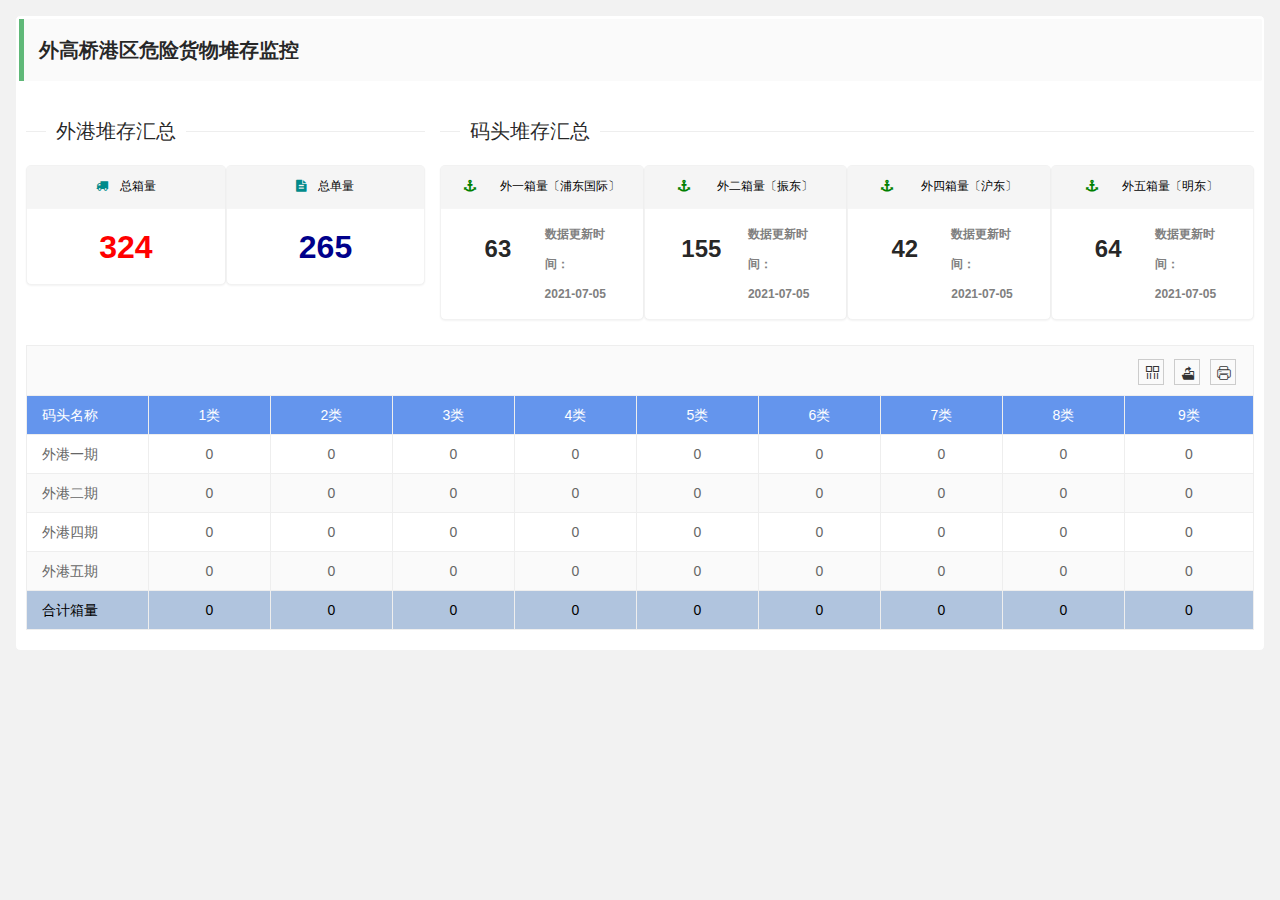
<file: templates/1-1-1.html>
<!DOCTYPE html>
<html>

<head>
    <meta charset="utf-8">
    <title>外港堆存</title>
    <meta name="renderer" content="webkit">
    <meta http-equiv="X-UA-Compatible" content="IE=edge,chrome=1">
    <meta name="viewport" content="width=device-width, initial-scale=1, maximum-scale=1">
    <link rel="stylesheet" href="/static/layuimini/lib/layui-v2.6.3/css/layui.css" media="all">
    <link rel="stylesheet" href="/static/layuimini/lib/font-awesome-4.7.0/css/font-awesome.min.css" media="all">
    <link rel="stylesheet" href="/static/layuimini/css/public.css" media="all">
    <style>
        .layui-card {
            border: 1px solid #f2f2f2;
            border-radius: 5px;
        }

        .card-head {
            line-height: 40px;
            font-size: 12px;
            text-align: center;
        }

        .head_total {
            color: black;
            background-color: whitesmoke;
        }

        .head_port {
            color: black;
            background-color: whitesmoke;
        }

        .card-number {
            line-height: 60px;
            font-weight: bolder;
            text-align: center;
        }

        .num_total1 {
            font-size: 32px;
            color: red;
        }

        .num_total2 {
            font-size: 32px;
            color: darkblue;
        }

        .num_port {
            font-size: 24px;
        }

        .icon_port {
            color: green;
        }

        .icon_total {
        {#color: #2C3E50;#} color: darkcyan;
        }

        .update-tips {
            line-height: 30px;
            font-size: 12px;
            text-align: left;
            color: gray;
        }
    </style>
</head>

<body>
<div class="layuimini-container">
    <div class="layuimini-main">
        <div class="layui-row layui-col-space15">
            <blockquote class="layui-elem-quote" style="font-size:20px;font-weight:bold;">外高桥港区危险货物堆存监控</blockquote>
            <div class="layui-col-md4">
                <fieldset class="layui-elem-field layui-field-title" style="margin-top: 20px;">
                    <legend>外港堆存汇总</legend>
                </fieldset>
                <div class="layui-col-md6">
                    <div class="layui-card top-panel">
                        <div class="layui-card-header card-head head_total"><i class="fa fa-truck icon_total"></i>&emsp;总箱量
                        </div>
                        <div class="layui-card-body">
                            <div class="layui-row layui-col-space5 card-number  num_total1">
                                324
                            </div>
                        </div>
                    </div>
                </div>
                <div class="layui-col-md6">
                    <div class="layui-card top-panel">
                        <div class="layui-card-header card-head head_total"><i class="fa fa-file-text icon_total"></i>&emsp;总单量
                        </div>
                        <div class="layui-card-body">
                            <div class="layui-row layui-col-space5 card-number num_total2">
                                265
                            </div>
                        </div>
                    </div>
                </div>
            </div>

            <div class="layui-col-md8">
                <fieldset class="layui-elem-field layui-field-title" style="margin-top: 20px;">
                    <legend>码头堆存汇总</legend>
                </fieldset>
                <div class="layui-col-md3">
                    <div class="layui-card top-panel">
                        <div class="layui-card-header card-head head_port"><i class="fa fa-anchor icon_port"></i>&emsp;&emsp;外一箱量〔浦东国际〕
                        </div>
                        <div class="layui-card-body">
                            <div class="layui-row layui-col-space5 card-number num_port">
                                <div class="layui-col-md6">
                                    63
                                </div>
                                <div class="layui-col-md6 update-tips">
                                    <div>数据更新时间：</div>
                                    <div>2021-07-05</div>
                                </div>
                            </div>
                        </div>
                    </div>
                </div>
                <div class="layui-col-md3">
                    <div class="layui-card top-panel">
                        <div class="layui-card-header card-head head_port"><i class="fa fa-anchor icon_port"></i>&emsp;&emsp;
                            外二箱量〔振东〕
                        </div>
                        <div class="layui-card-body">
                            <div class="layui-row layui-col-space5 card-number num_port">
                                <div class="layui-col-md6">
                                    155
                                </div>
                                <div class="layui-col-md6 update-tips">
                                    <div>数据更新时间：</div>
                                    <div>2021-07-05</div>
                                </div>
                            </div>
                        </div>
                    </div>
                </div>
                <div class="layui-col-md3">
                    <div class="layui-card top-panel">
                        <div class="layui-card-header card-head head_port"><i class="fa fa-anchor icon_port"></i>&emsp;&emsp;
                            外四箱量〔沪东〕
                        </div>
                        <div class="layui-card-body">
                            <div class="layui-row layui-col-space5 card-number num_port">
                                <div class="layui-col-md6">
                                    42
                                </div>
                                <div class="layui-col-md6 update-tips">
                                    <div>数据更新时间：</div>
                                    <div>2021-07-05</div>
                                </div>
                            </div>
                        </div>
                    </div>
                </div>
                <div class="layui-col-md3">
                    <div class="layui-card top-panel">
                        <div class="layui-card-header card-head head_port"><i class="fa fa-anchor icon_port"></i>&emsp;&emsp;外五箱量〔明东〕
                        </div>
                        <div class="layui-card-body">
                            <div class="layui-row layui-col-space5 card-number num_port">
                                <div class="layui-col-md6">
                                    64
                                </div>
                                <div class="layui-col-md6 update-tips">
                                    <div>数据更新时间：</div>
                                    <div>2021-07-05</div>
                                </div>
                            </div>
                        </div>
                    </div>
                </div>
            </div>
        </div>
        <div class="layui-row layui-col-space15">
            <div class="layui-col-md12">
                <div id="table1" style="width: 100%;"></div>
            </div>
        </div>
    </div>
</div>
<script src="/static/layuimini/lib/layui-v2.6.3/layui.js" charset="utf-8"></script>
<script src="/static/layuimini/js/lay-config.js?v=1.0.4" charset="utf-8"></script>

<script>
    layui.use(['jquery', 'table', 'layer'], function () {
        var $ = layui.jquery,
            table = layui.table,
            layer = layui.layer;


        // 渲染表格
        table.render({
            elem: '#table1',
            url: '/static/data/dglist.json',
            cols: [[
                {
                    field: '码头名称',
                    title: '码头名称',
                    totalRowText: '合计箱量'
                },
                {
                    field: '1',
                    title: '1类',
                    totalRow: true,
                    align: 'center'
                },
                {
                    field: '2',
                    title: '2类',
                    totalRow: true,
                    align: 'center'
                },
                {
                    field: '3',
                    title: '3类',
                    totalRow: true,
                    align: 'center'
                },
                {
                    field: '4',
                    title: '4类',
                    totalRow: true,
                    align: 'center'
                },
                {
                    field: '5',
                    title: '5类',
                    totalRow: true,
                    align: 'center'
                },
                {
                    field: '6',
                    title: '6类',
                    totalRow: true,
                    align: 'center'
                },
                {
                    field: '7',
                    title: '7类',
                    totalRow: true,
                    align: 'center'
                },
                {
                    field: '8',
                    title: '8类',
                    totalRow: true,
                    align: 'center'
                },
                {
                    field: '9',
                    title: '9类',
                    totalRow: true,
                    align: 'center'
                }
            ]],
            cellMinWidth: 100,
            toolbar: true,
            totalRow: true,
            even: true,
            title: '危化品堆存分类统计表',
            done: function (res, curr, count) {
                //设置行首颜色
                $('th').css({'background-color': '#6495ed', 'color': 'white', 'font_weight': 'bold'});//设置th颜色
                //设置行末颜色
                $('.layui-table-total table td').css({'background-color': '#b0c4de', 'color': 'black'});
            }
        });


        return false;
    });
</script>

</body>

</html>
</file>
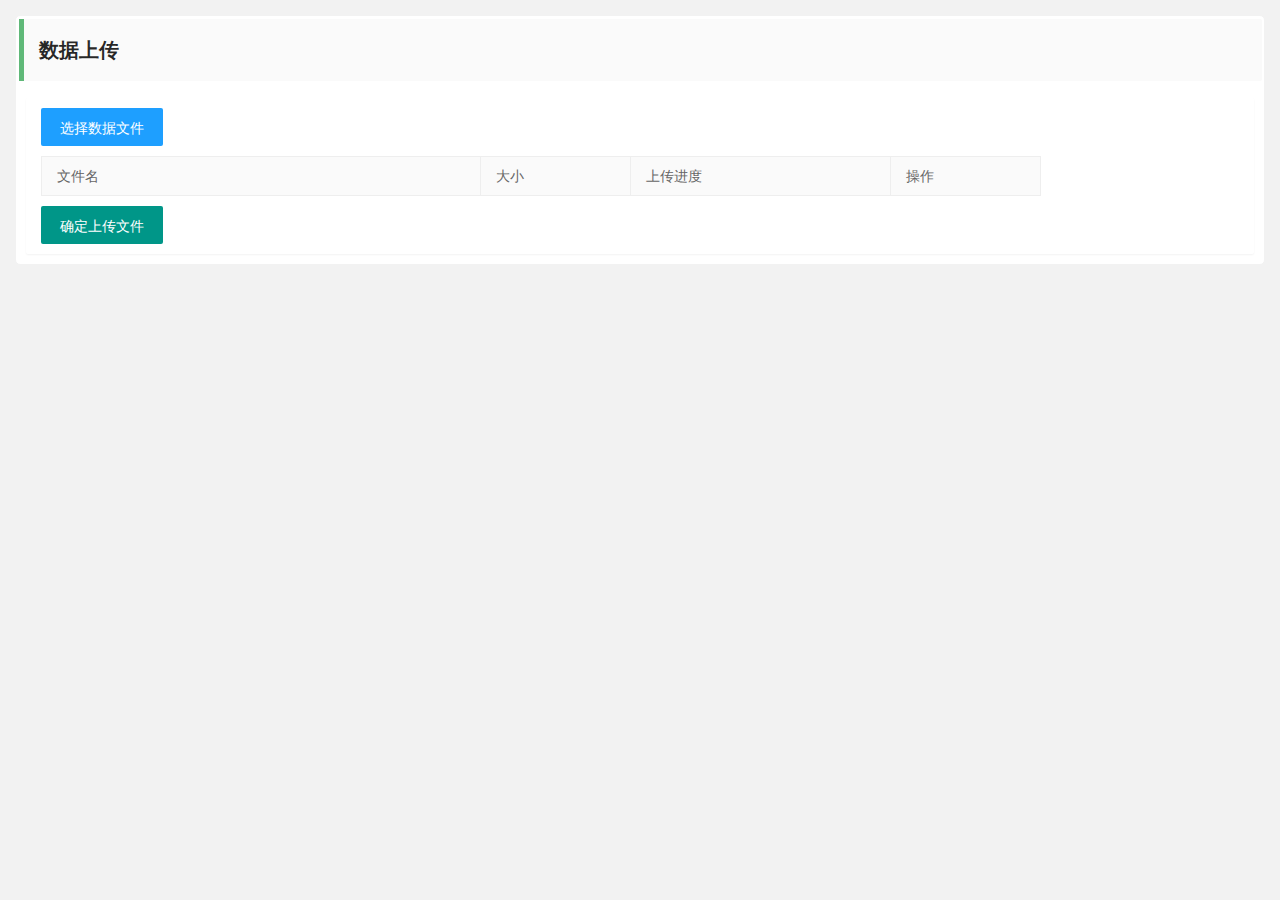
<file: templates/4-4-1.html>
<!DOCTYPE html>
<html>

<head>
    <meta charset="utf-8">
    <title>系统说明</title>
    <meta name="renderer" content="webkit">
    <meta http-equiv="X-UA-Compatible" content="IE=edge,chrome=1">
    <meta name="viewport" content="width=device-width, initial-scale=1, maximum-scale=1">
    <link rel="stylesheet" href="/static/layuimini/lib/layui-v2.6.3/css/layui.css" media="all">
    <link rel="stylesheet" href="/static/layuimini/lib/font-awesome-4.7.0/css/font-awesome.min.css" media="all">
    <link rel="stylesheet" href="/static/layuimini/css/public.css" media="all">
</head>

<body>
<div class="layuimini-container">
    <div class="layuimini-main">
        <div class="layui-row layui-col-space15">
            <blockquote class="layui-elem-quote" style="font-size:20px;font-weight:bold;">数据上传
            </blockquote>
            <div class="layui-col-md12">
                <div class="layui-card">
                    <div class="layui-card-body">
                        <div class="layui-upload">
                            <button type="button" class="layui-btn layui-btn-normal" id="testList">选择数据文件</button>
                            <div class="layui-upload-list" style="max-width: 1000px;">
                                <table class="layui-table">
                                    <colgroup>
                                        <col>
                                        <col width="150">
                                        <col width="260">
                                        <col width="150">
                                    </colgroup>
                                    <thead>
                                    <tr>
                                        <th>文件名</th>
                                        <th>大小</th>
                                        <th>上传进度</th>
                                        <th>操作</th>
                                    </tr>
                                    </thead>
                                    <tbody id="demoList"></tbody>
                                </table>
                            </div>
                            <button type="button" class="layui-btn" id="testListAction">确定上传文件</button>
                        </div>
                    </div>
                </div>
            </div>
        </div>
    </div>
</div>
<script src="/static/layui/layui.js" charset="utf-8"></script>
<script src="/static/layuimini/js/lay-config.js?v=1.0.4" charset="utf-8"></script>
<script>
    layui.use(['upload', 'element', 'layer'], function () {
        var $ = layui.jquery
            , upload = layui.upload
            , element = layui.element
            , layer = layui.layer;

        //演示多文件列表
        var uploadListIns = upload.render({
            elem: '#testList'
            , elemList: $('#demoList') //列表元素对象
            , url: 'https://httpbin.org/post'
            , accept: 'file'
            , multiple: true
            , number: 3
            , auto: false
            , bindAction: '#testListAction'
            , choose: function (obj) {
                var that = this;
                var files = this.files = obj.pushFile(); //将每次选择的文件追加到文件队列
                //读取本地文件
                obj.preview(function (index, file, result) {
                    var tr = $(['<tr id="upload-' + index + '">'
                        , '<td>' + file.name + '</td>'
                        , '<td>' + (file.size / 1014).toFixed(1) + 'kb</td>'
                        , '<td><div class="layui-progress" lay-filter="progress-demo-' + index + '"><div class="layui-progress-bar" lay-percent=""></div></div></td>'
                        , '<td>'
                        , '<button class="layui-btn layui-btn-xs demo-reload layui-hide">重传</button>'
                        , '<button class="layui-btn layui-btn-xs layui-btn-danger demo-delete">删除</button>'
                        , '</td>'
                        , '</tr>'].join(''));

                    //单个重传
                    tr.find('.demo-reload').on('click', function () {
                        obj.upload(index, file);
                    });

                    //删除
                    tr.find('.demo-delete').on('click', function () {
                        delete files[index]; //删除对应的文件
                        tr.remove();
                        uploadListIns.config.elem.next()[0].value = ''; //清空 input file 值，以免删除后出现同名文件不可选
                    });

                    that.elemList.append(tr);
                    element.render('progress'); //渲染新加的进度条组件
                });
            }
            , done: function (res, index, upload) { //成功的回调
                var that = this;
                //if(res.code == 0){ //上传成功
                var tr = that.elemList.find('tr#upload-' + index)
                    , tds = tr.children();
                tds.eq(3).html(''); //清空操作
                delete this.files[index]; //删除文件队列已经上传成功的文件
                return;
                //}
                this.error(index, upload);
            }
            , allDone: function (obj) { //多文件上传完毕后的状态回调
                console.log(obj)
            }
            , error: function (index, upload) { //错误回调
                var that = this;
                var tr = that.elemList.find('tr#upload-' + index)
                    , tds = tr.children();
                tds.eq(3).find('.demo-reload').removeClass('layui-hide'); //显示重传
            }
            , progress: function (n, elem, e, index) { //注意：index 参数为 layui 2.6.6 新增
                element.progress('progress-demo-' + index, n + '%'); //执行进度条。n 即为返回的进度百分比
            }
        });
    });
</script>

</body>

</html>
</file>
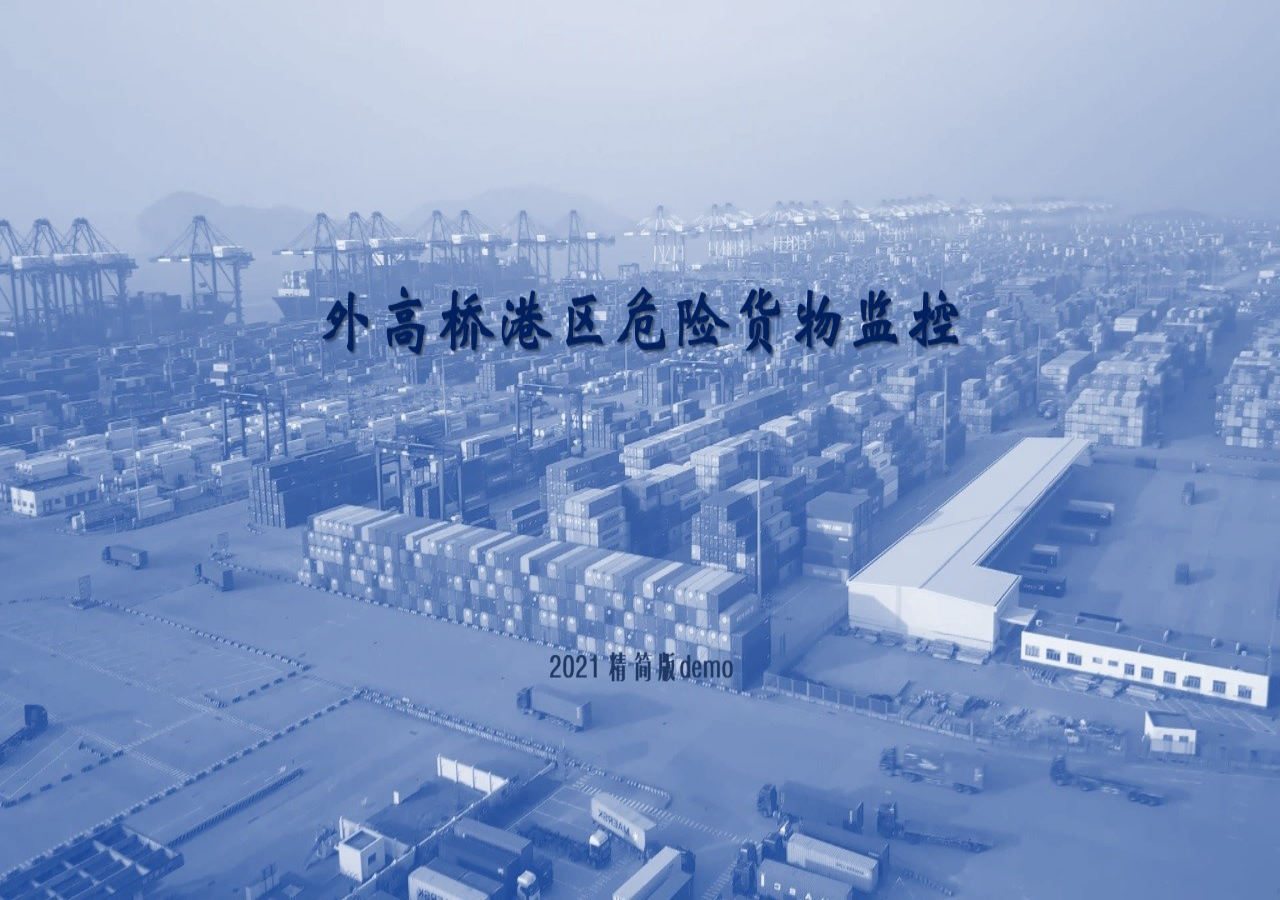
<file: templates/home.html>
<!DOCTYPE html>
<html>
<head>
    <meta charset="utf-8">
    <title>首页</title>
    <meta name="renderer" content="webkit">
    <meta http-equiv="X-UA-Compatible" content="IE=edge,chrome=1">
    <meta name="viewport" content="width=device-width, initial-scale=1, maximum-scale=1">
    <style>
        html, body {
            height: 100%;
            width: 100%;
            margin: 0;
        }
        body {
            background: url('/static/images/home.jpg') center center no-repeat;
            background-size: cover;
            background-size: 100% 100%;
        }
    </style>
</head>
<body>
</body>
</html>
</file>
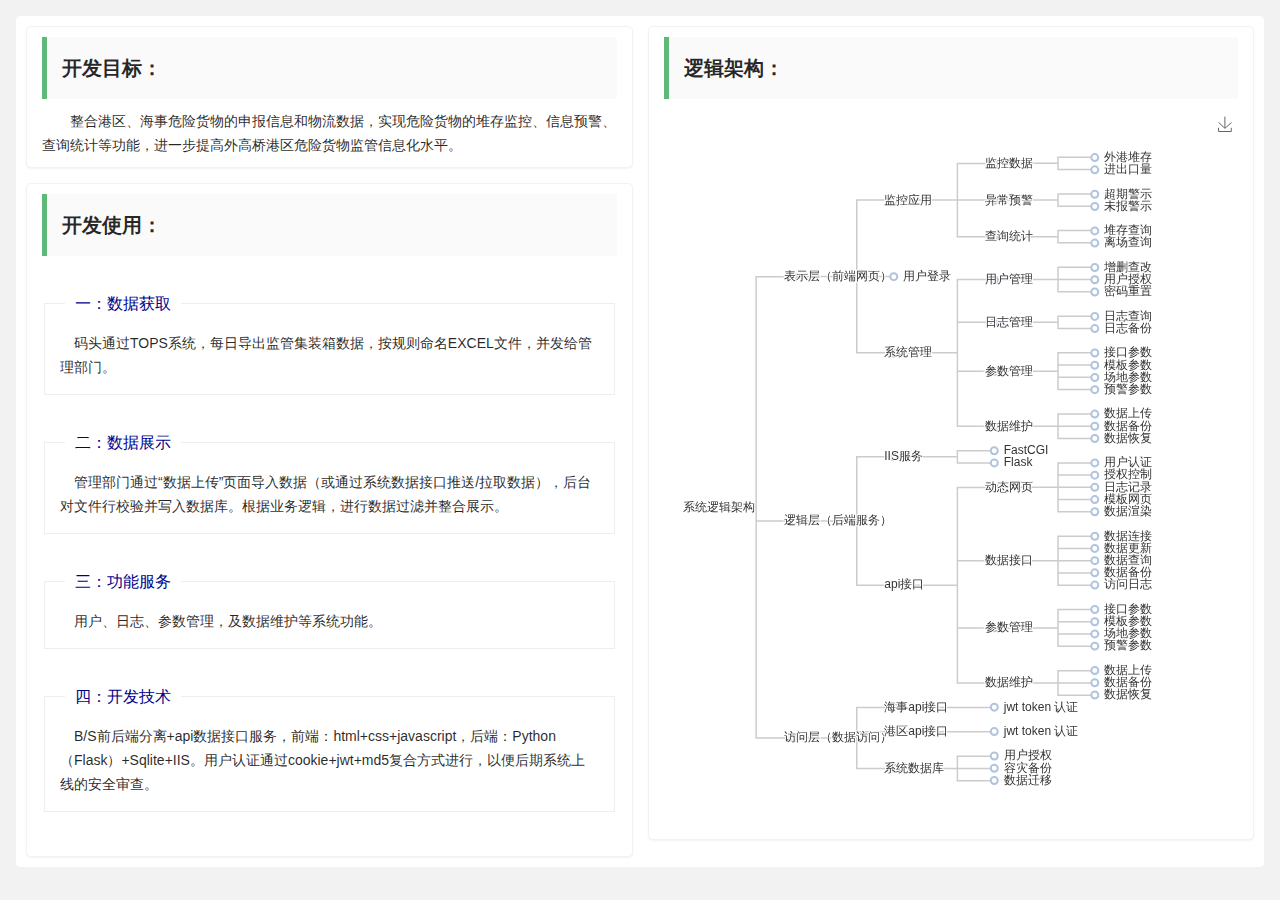
<file: templates/intro.html>
<!DOCTYPE html>
<html>

<head>
    <meta charset="utf-8">
    <title>系统说明</title>
    <meta name="renderer" content="webkit">
    <meta http-equiv="X-UA-Compatible" content="IE=edge,chrome=1">
    <meta name="viewport" content="width=device-width, initial-scale=1, maximum-scale=1">
    <link rel="stylesheet" href="/static/layuimini/lib/layui-v2.6.3/css/layui.css" media="all">
    <link rel="stylesheet" href="/static/layuimini/lib/font-awesome-4.7.0/css/font-awesome.min.css" media="all">
    <link rel="stylesheet" href="/static/layuimini/css/public.css" media="all">
    <style>
        .layui-card {
            border: 1px solid #f2f2f2;
            border-radius: 5px;
        }

        .icon {
            margin-right: 10px;
            color: #1aa094;
        }

        .icon-cray {
            color: #ffb800 !important;
        }

        .icon-blue {
            color: #1e9fff !important;
        }

        .icon-tip {
            color: #ff5722 !important;
        }

        .layuimini-qiuck-module {
            text-align: center;
            margin-top: 10px
        }

        .layuimini-qiuck-module a i {
            display: inline-block;
            width: 100%;
            height: 60px;
            line-height: 60px;
            text-align: center;
            border-radius: 2px;
            font-size: 30px;
            background-color: #F8F8F8;
            color: #333;
            transition: all .3s;
            -webkit-transition: all .3s;
        }

        .layuimini-qiuck-module a cite {
            position: relative;
            top: 2px;
            display: block;
            color: #666;
            text-overflow: ellipsis;
            overflow: hidden;
            white-space: nowrap;
            font-size: 14px;
        }

        .welcome-module {
            width: 100%;
            height: 210px;
        }

        .panel {
            background-color: #fff;
            border: 1px solid transparent;
            border-radius: 3px;
            -webkit-box-shadow: 0 1px 1px rgba(0, 0, 0, .05);
            box-shadow: 0 1px 1px rgba(0, 0, 0, .05)
        }

        .panel-body {
            padding: 10px
        }

        .panel-title {
            margin-top: 0;
            margin-bottom: 0;
            font-size: 12px;
            color: inherit
        }

        .label {
            display: inline;
            padding: .2em .6em .3em;
            font-size: 75%;
            font-weight: 700;
            line-height: 1;
            color: #fff;
            text-align: center;
            white-space: nowrap;
            vertical-align: baseline;
            border-radius: .25em;
            margin-top: .3em;
        }

        .layui-red {
            color: red
        }

        .main_btn > p {
            height: 40px;
        }

        .layui-bg-number {
            background-color: #F8F8F8;
        }

        .layuimini-notice:hover {
            background: #f6f6f6;
        }

        .layuimini-notice {
            padding: 7px 16px;
            clear: both;
            font-size: 12px !important;
            cursor: pointer;
            position: relative;
            transition: background 0.2s ease-in-out;
        }

        .layuimini-notice-title,
        .layuimini-notice-label {
            padding-right: 70px !important;
            text-overflow: ellipsis !important;
            overflow: hidden !important;
            white-space: nowrap !important;
        }

        .layuimini-notice-title {
            line-height: 28px;
            font-size: 14px;
        }

        .layuimini-notice-extra {
            position: absolute;
            top: 50%;
            margin-top: -8px;
            right: 16px;
            display: inline-block;
            height: 16px;
            color: #999;
        }
    </style>
</head>

<body>
<div class="layuimini-container">
    <div class="layuimini-main">
        <div class="layui-row layui-col-space15">
            <div class="layui-col-md6">
                <div class="layui-card">
                    <div class="layui-card-body">
                        <blockquote class="layui-elem-quote" style="font-size:20px;font-weight:bold;">开发目标：
                        </blockquote>
                        &emsp;&emsp;整合港区、海事危险货物的申报信息和物流数据，实现危险货物的堆存监控、信息预警、查询统计等功能，进一步提高外高桥港区危险货物监管信息化水平。
                    </div>
                </div>
                <div class="layui-card">
                    <div class="layui-card-body">
                        <blockquote class="layui-elem-quote" style="font-size:20px;font-weight:bold;">开发使用：
                        </blockquote>
                        <br/>

                        <fieldset class="layui-elem-field">
                            <legend><b><span style="font-size:16px;color:darkblue">一：数据获取</span></b>
                            </legend>
                            <div class="layui-field-box">
                                &emsp;码头通过TOPS系统，每日导出监管集装箱数据，按规则命名EXCEL文件，并发给管理部门。
                            </div>
                        </fieldset>
                        <br/>

                        <fieldset class="layui-elem-field">
                            <legend><b><span style="font-size:16px;color:darkblue">二：数据展示</span></b>
                            </legend>
                            <div class="layui-field-box">
                                &emsp;管理部门通过“数据上传”页面导入数据（或通过系统数据接口推送/拉取数据），后台对文件行校验并写入数据库。根据业务逻辑，进行数据过滤并整合展示。
                            </div>
                        </fieldset>
                        <br/>

                        <fieldset class="layui-elem-field">
                            <legend><b><span style="font-size:16px;color:darkblue">三：功能服务</span></b>
                            </legend>
                            <div class="layui-field-box">
                                &emsp;用户、日志、参数管理，及数据维护等系统功能。
                            </div>
                        </fieldset>
                        <br/>

                        <fieldset class="layui-elem-field">
                            <legend><b><span style="font-size:16px;color:darkblue">四：开发技术</span></b>
                            </legend>
                            <div class="layui-field-box">
                                &emsp;B/S前后端分离+api数据接口服务，前端：html+css+javascript，后端：Python（Flask）+Sqlite+IIS。用户认证通过cookie+jwt+md5复合方式进行，以便后期系统上线的安全审查。
                            </div>
                        </fieldset>
                        <br/>

                    </div>
                </div>
            </div>
            <div class="layui-col-md6">
                <div class="layui-card">
                    <div class="layui-card-body">
                        <blockquote class="layui-elem-quote" style="font-size:20px;font-weight:bold;">逻辑架构：
                        </blockquote>
                        <div id="main" style="width: 100%;min-height:720px"></div>
                    </div>
                </div>
            </div>
        </div>
    </div>
</div>
<script src="/static/layuimini/lib/layui-v2.6.3/layui.js" charset="utf-8"></script>
<script src="/static/layuimini/js/lay-config.js?v=1.0.4" charset="utf-8"></script>

<script src="/static/js/echarts.min.js"></script>
<script>
    // 基于准备好的dom，初始化echarts实例
    //var myChart = echarts.init(document.getElementById('main'));
    var chartDom = document.getElementById('main');
    var myChart = echarts.init(chartDom);
    var option;

    myChart.showLoading();

    var mydata = {
            "name": "系统逻辑架构",
            "children": [
                {
                    "name": "表示层（前端网页）",
                    "children": [
                        {
                            "name": "监控应用",
                            "children": [
                                {
                                    "name": "监控数据",
                                    "children": [
                                        {"name": "外港堆存"},
                                        {"name": "进出口量"}
                                    ]
                                },
                                {
                                    "name": "异常预警",
                                    "children": [
                                        {"name": "超期警示"},
                                        {"name": "未报警示"}
                                    ]
                                },
                                {
                                    "name": "查询统计",
                                    "children": [
                                        {"name": "堆存查询"},
                                        {"name": "离场查询"}
                                    ]
                                }
                            ]
                        },
                        {"name": "用户登录"},
                        {
                            "name": "系统管理",
                            "children": [
                                {
                                    "name": "用户管理",
                                    "children": [
                                        {"name": "增删查改"},
                                        {"name": "用户授权"},
                                        {"name": "密码重置"}
                                    ]
                                },
                                {
                                    "name": "日志管理",
                                    "children": [
                                        {"name": "日志查询"},
                                        {"name": "日志备份"}
                                    ]
                                },
                                {
                                    "name": "参数管理",
                                    "children": [
                                        {"name": "接口参数"},
                                        {"name": "模板参数"},
                                        {"name": "场地参数"},
                                        {"name": "预警参数"}
                                    ]
                                },
                                {
                                    "name": "数据维护",
                                    "children": [
                                        {"name": "数据上传"},
                                        {"name": "数据备份"},
                                        {"name": "数据恢复"}
                                    ]
                                }
                            ]
                        },
                    ]
                },
                {
                    "name": "逻辑层（后端服务）",
                    "children": [
                        {
                            "name": "IIS服务",
                            "children": [
                                {"name": "FastCGI"},
                                {"name": "Flask"}
                            ]
                        },
                        {
                            "name": "api接口",
                            "children": [
                                {
                                    "name": "动态网页",
                                    "children": [
                                        {"name": "用户认证"},
                                        {"name": "授权控制"},
                                        {"name": "日志记录"},
                                        {"name": "模板网页"},
                                        {"name": "数据渲染"}
                                    ]
                                },
                                {
                                    "name": "数据接口",
                                    "children": [
                                        {"name": "数据连接"},
                                        {"name": "数据更新"},
                                        {"name": "数据查询"},
                                        {"name": "数据备份"},
                                        {"name": "访问日志"}
                                    ]
                                },
                                {
                                    "name": "参数管理",
                                    "children": [
                                        {"name": "接口参数"},
                                        {"name": "模板参数"},
                                        {"name": "场地参数"},
                                        {"name": "预警参数"}
                                    ]
                                },
                                {
                                    "name": "数据维护",
                                    "children": [
                                        {"name": "数据上传"},
                                        {"name": "数据备份"},
                                        {"name": "数据恢复"}
                                    ]
                                }
                            ]
                        },
                    ]
                },
                {
                    "name": "访问层（数据访问）",
                    "children": [
                        {
                            "name": "海事api接口",
                            "children": [
                                {
                                    "name": "jwt token 认证"
                                }
                            ]
                        },
                        {
                            "name": "港区api接口",
                            "children": [
                                {
                                    "name": "jwt token 认证"
                                }
                            ]
                        },
                        {
                            "name": "系统数据库",
                            "children": [
                                {"name": "用户授权"},
                                {"name": "容灾备份"},
                                {"name": "数据迁移"}
                            ]
                        }
                    ]
                }
            ]
        }
    ;

    myChart.hideLoading();

    option = {

        tooltip: {
            show: false,
            trigger: 'item',
            triggerOn: 'mousemove'
        },
        legend: {
            top: '2%',
            left: '3%',
            orient: 'vertical',
            data: [{
                name: 'tree',
                icon: 'rectangle'
            }],
            borderColor: '#c23531'
        },
        toolbox: {
            feature: {
                saveAsImage: {}
            }
        },
        series: [
            {
                initialTreeDepth: 4,
                type: 'tree',
                name: 'tree1',
                edgeShape: 'polyline',
                edgeForkPosition: '63%',
                data: [mydata],
                top: '5%',
                left: '5%',
                bottom: '5%',
                right: '25%',
                symbolSize: 7,

                label: {
                    position: 'left',
                    verticalAlign: 'middle',
                    align: 'left'
                },

                leaves: {
                    label: {
                        position: 'right',
                        verticalAlign: 'middle',
                        align: 'left'
                    }
                },

                emphasis: {
                    focus: 'descendant'
                },

                expandAndCollapse: true,

                animationDuration: 550,
                animationDurationUpdate: 750

            }
        ]
    };

    myChart.setOption(option);
    option && myChart.setOption(option);

    //mobile移动端取消工具栏
    if (/Android|webOS|iPhone|iPad|iPod|BlackBerry/i.test(navigator.userAgent)) {
        option.toolbox = {};
    }

    // 使用刚指定的配置项和数据显示图表。
    myChart.setOption(option);

    //echarts 窗口缩放自适应
    window.onresize = myChart.resize;
</script>

</body>

</html>
</file>
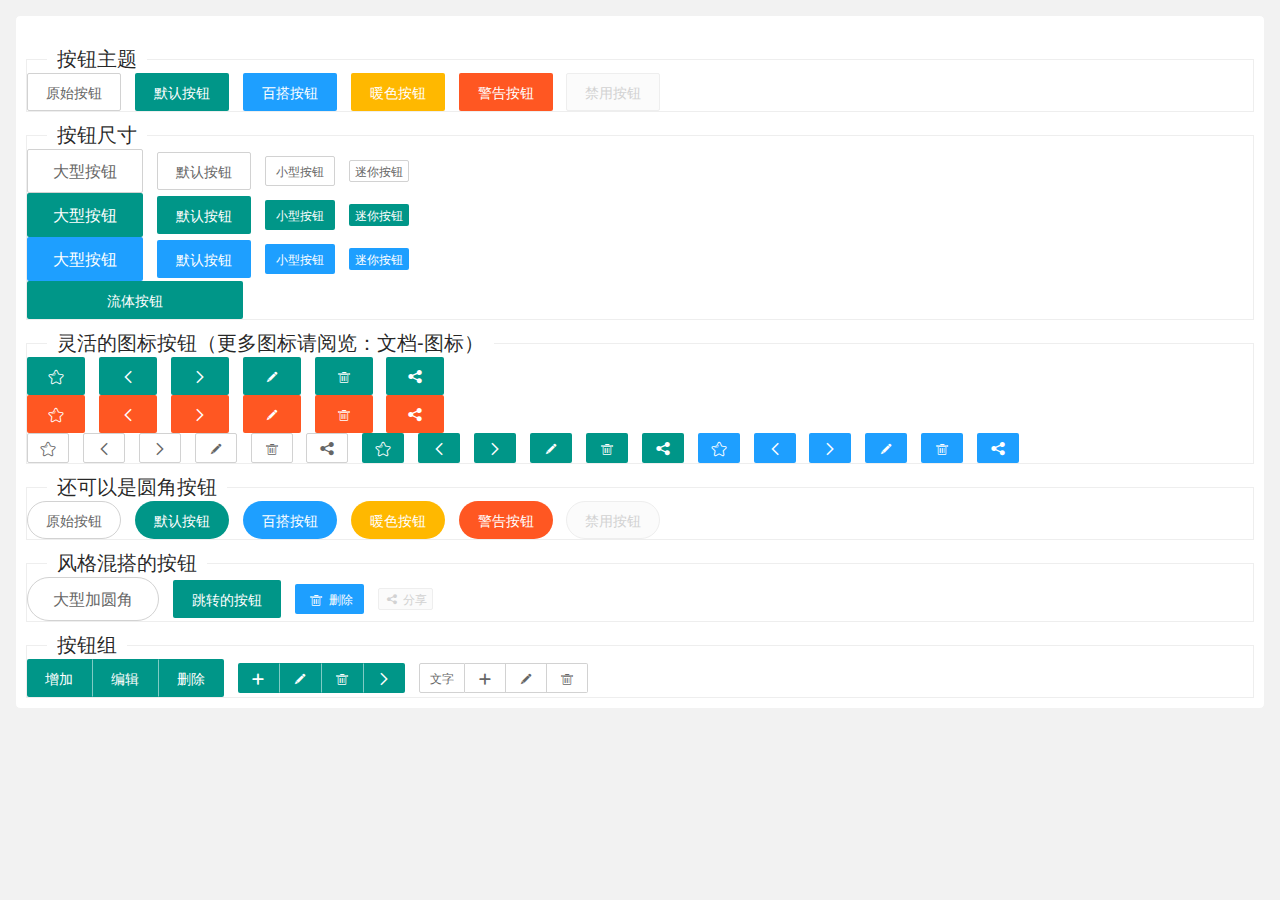
<file: static/layuimini/page/button.html>
<!DOCTYPE html>
<html>
<head>
    <meta charset="utf-8">
    <title>layui</title>
    <meta name="renderer" content="webkit">
    <meta http-equiv="X-UA-Compatible" content="IE=edge,chrome=1">
    <meta name="viewport" content="width=device-width, initial-scale=1, maximum-scale=1">
    <link rel="stylesheet" href="../lib/layui-v2.6.3/css/layui.css" media="all">
    <link rel="stylesheet" href="../css/public.css" media="all">
    <style>
      .site-demo-button{margin: 10px 0 10px 0}
    </style>
</head>
<body>
<div class="layuimini-container">
    <div class="layuimini-main">
        <fieldset class="layui-elem-field site-demo-button" style="margin-top: 30px;">
            <legend>按钮主题</legend>
            <div>
                <button type="button" class="layui-btn layui-btn-primary">原始按钮</button>
                <button type="button" class="layui-btn">默认按钮</button>
                <button type="button" class="layui-btn layui-btn-normal">百搭按钮</button>
                <button type="button" class="layui-btn layui-btn-warm">暖色按钮</button>
                <button type="button" class="layui-btn layui-btn-danger">警告按钮</button>
                <button type="button" class="layui-btn layui-btn-disabled">禁用按钮</button>
            </div>
        </fieldset>
        <fieldset class="layui-elem-field site-demo-button">
            <legend>按钮尺寸</legend>
            <div>
                <button type="button" class="layui-btn layui-btn-primary layui-btn-lg">大型按钮</button>
                <button type="button" class="layui-btn layui-btn-primary">默认按钮</button>
                <button type="button" class="layui-btn layui-btn-primary layui-btn-sm">小型按钮</button>
                <button type="button" class="layui-btn layui-btn-primary layui-btn-xs">迷你按钮</button>

                <br>

                <button type="button" class="layui-btn layui-btn-lg">大型按钮</button>
                <button type="button" class="layui-btn">默认按钮</button>
                <button type="button" class="layui-btn layui-btn-sm">小型按钮</button>
                <button type="button" class="layui-btn layui-btn-xs">迷你按钮</button>

                <br>

                <button type="button" class="layui-btn layui-btn-lg layui-btn-normal">大型按钮</button>
                <button type="button" class="layui-btn layui-btn-normal">默认按钮</button>
                <button type="button" class="layui-btn layui-btn-sm layui-btn-normal">小型按钮</button>
                <button type="button" class="layui-btn layui-btn-xs layui-btn-normal">迷你按钮</button>

                <br>

                <div style="width: 216px; margin: 0;">
                    <button type="button" class="layui-btn layui-btn-fluid">流体按钮</button>
                </div>
            </div>
        </fieldset>
        <fieldset class="layui-elem-field site-demo-button">
            <legend>灵活的图标按钮（更多图标请阅览：文档-图标）</legend>
            <div>
                <button type="button" class="layui-btn"><i class="layui-icon"></i></button>
                <button type="button" class="layui-btn"><i class="layui-icon"></i></button>
                <button type="button" class="layui-btn"><i class="layui-icon"></i></button>
                <button type="button" class="layui-btn"><i class="layui-icon"></i></button>
                <button type="button" class="layui-btn"><i class="layui-icon"></i></button>
                <button type="button" class="layui-btn"><i class="layui-icon"></i></button>

                <br>

                <button type="button" class="layui-btn layui-btn-danger"><i class="layui-icon"></i></button>
                <button type="button" class="layui-btn layui-btn-danger"><i class="layui-icon"></i></button>
                <button type="button" class="layui-btn layui-btn-danger"><i class="layui-icon"></i></button>
                <button type="button" class="layui-btn layui-btn-danger"><i class="layui-icon"></i></button>
                <button type="button" class="layui-btn layui-btn-danger"><i class="layui-icon"></i></button>
                <button type="button" class="layui-btn layui-btn-danger"><i class="layui-icon"></i></button>

                <br>

                <button type="button" class="layui-btn layui-btn-primary layui-btn-sm"><i class="layui-icon"></i></button>
                <button type="button" class="layui-btn layui-btn-primary layui-btn-sm"><i class="layui-icon"></i></button>
                <button type="button" class="layui-btn layui-btn-primary layui-btn-sm"><i class="layui-icon"></i></button>
                <button type="button" class="layui-btn layui-btn-primary layui-btn-sm"><i class="layui-icon"></i></button>
                <button type="button" class="layui-btn layui-btn-primary layui-btn-sm"><i class="layui-icon"></i></button>
                <button type="button" class="layui-btn layui-btn-primary layui-btn-sm"><i class="layui-icon"></i></button>

                <button type="button" class="layui-btn layui-btn-sm"><i class="layui-icon"></i></button>
                <button type="button" class="layui-btn layui-btn-sm"><i class="layui-icon"></i></button>
                <button type="button" class="layui-btn layui-btn-sm"><i class="layui-icon"></i></button>
                <button type="button" class="layui-btn layui-btn-sm"><i class="layui-icon"></i></button>
                <button type="button" class="layui-btn layui-btn-sm"><i class="layui-icon"></i></button>
                <button type="button" class="layui-btn layui-btn-sm"><i class="layui-icon"></i></button>

                <button type="button" class="layui-btn layui-btn-normal layui-btn-sm"><i class="layui-icon"></i></button>
                <button type="button" class="layui-btn layui-btn-normal layui-btn-sm"><i class="layui-icon"></i></button>
                <button type="button" class="layui-btn layui-btn-normal layui-btn-sm"><i class="layui-icon"></i></button>
                <button type="button" class="layui-btn layui-btn-normal layui-btn-sm"><i class="layui-icon"></i></button>
                <button type="button" class="layui-btn layui-btn-normal layui-btn-sm"><i class="layui-icon"></i></button>
                <button type="button" class="layui-btn layui-btn-normal layui-btn-sm"><i class="layui-icon"></i></button>
            </div>
        </fieldset>
        <fieldset class="layui-elem-field site-demo-button">
            <legend>还可以是圆角按钮</legend>
            <div>
                <button type="button" class="layui-btn layui-btn-primary layui-btn-radius">原始按钮</button>
                <button type="button" class="layui-btn layui-btn-radius">默认按钮</button>
                <button type="button" class="layui-btn layui-btn-normal layui-btn-radius">百搭按钮</button>
                <button type="button" class="layui-btn layui-btn-warm layui-btn-radius">暖色按钮</button>
                <button type="button" class="layui-btn layui-btn-danger layui-btn-radius">警告按钮</button>
                <button type="button" class="layui-btn layui-btn-disabled layui-btn-radius">禁用按钮</button>
            </div>
        </fieldset>
        <fieldset class="layui-elem-field site-demo-button">
            <legend>风格混搭的按钮</legend>
            <div>
                <button type="button" class="layui-btn layui-btn-lg layui-btn-primary layui-btn-radius">大型加圆角</button>
                <a href="http://www.layui.com/doc/element/button.html" class="layui-btn" target="_blank">跳转的按钮</a>
                <button type="button" class="layui-btn layui-btn-sm layui-btn-normal"><i class="layui-icon"></i> 删除</button>
                <button type="button" class="layui-btn layui-btn-xs layui-btn-disabled"><i class="layui-icon"></i> 分享</button>
            </div>
        </fieldset>

        <fieldset class="layui-elem-field site-demo-button">
            <legend>按钮组</legend>
            <div class="layui-btn-group">
                <button type="button" class="layui-btn">增加</button>
                <button type="button" class="layui-btn ">编辑</button>
                <button type="button" class="layui-btn">删除</button>
            </div>
            <div class="layui-btn-group">
                <button type="button" class="layui-btn layui-btn-sm"><i class="layui-icon"></i></button>
                <button type="button" class="layui-btn layui-btn-sm"><i class="layui-icon"></i></button>
                <button type="button" class="layui-btn layui-btn-sm"><i class="layui-icon"></i></button>
                <button type="button" class="layui-btn layui-btn-sm"><i class="layui-icon"></i></button>
            </div>
            <div class="layui-btn-group">
                <button type="button" class="layui-btn layui-btn-primary layui-btn-sm">文字</button>
                <button type="button" class="layui-btn layui-btn-primary layui-btn-sm"><i class="layui-icon"></i></button>
                <button type="button" class="layui-btn layui-btn-primary layui-btn-sm"><i class="layui-icon"></i></button>
                <button type="button" class="layui-btn layui-btn-primary layui-btn-sm"><i class="layui-icon"></i></button>
            </div>
        </fieldset>
    </div>
</div>

<script src="../lib/layui-v2.6.3/layui.js" charset="utf-8"></script>
<!-- 注意：如果你直接复制所有代码到本地，上述js路径需要改成你本地的 -->
</body>
</html>
</file>
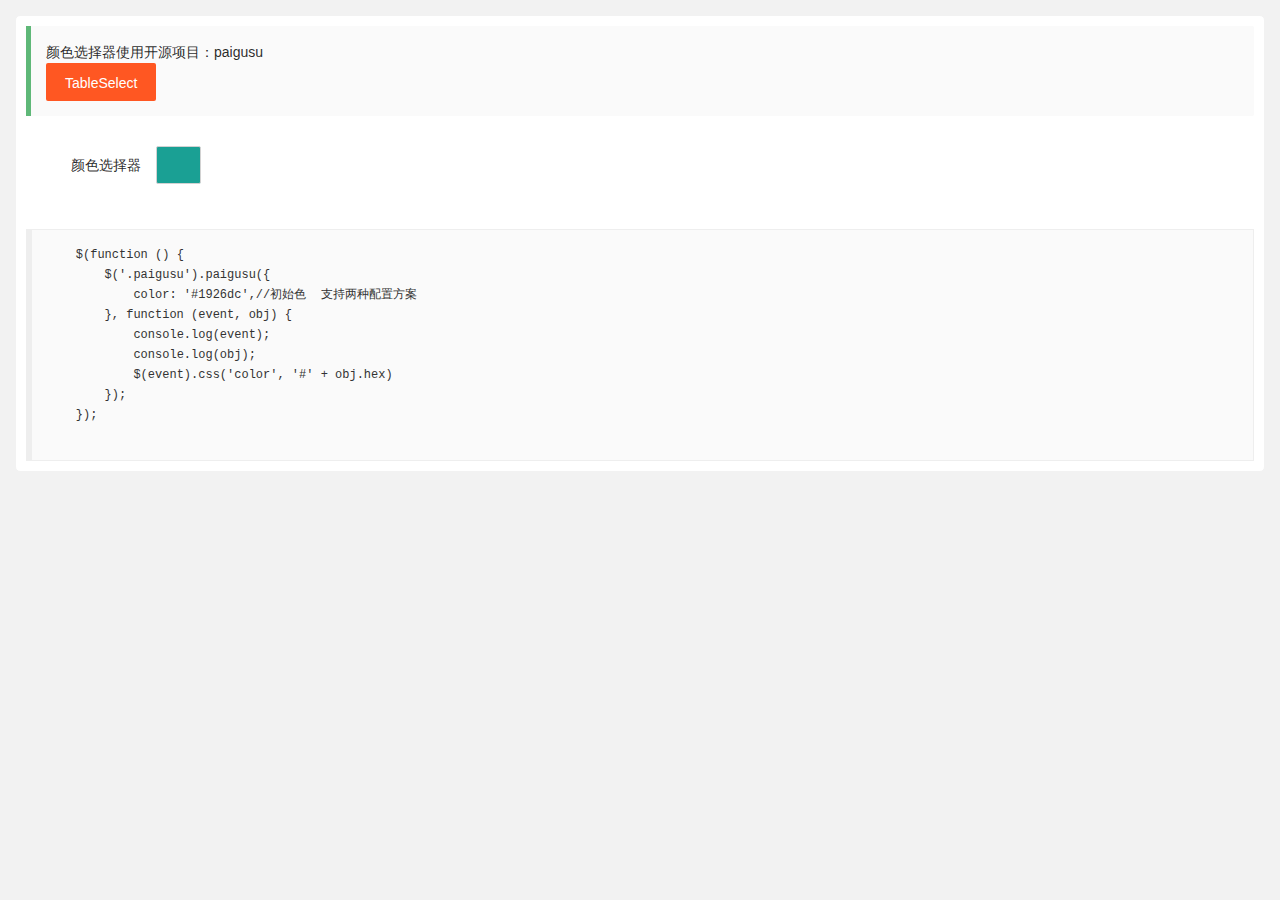
<file: static/layuimini/page/color-select.html>
<!DOCTYPE html>
<html lang="en">
<head>
    <meta charset="UTF-8">
    <title>颜色选择器</title>
    <link rel="stylesheet" href="../lib/layui-v2.6.3/css/layui.css" media="all">
    <link rel="stylesheet" href="../css/public.css" media="all">
</head>
<body>
<div class="layuimini-container">
    <div class="layuimini-main">

        <blockquote class="layui-elem-quote">
            颜色选择器使用开源项目：paigusu<br>
            <a href="http://www.jq22.com/jquery-info20030" target="_blank" class="layui-btn layui-btn-danger">TableSelect</a>
        </blockquote>

        <form class="layui-form" action="" style="padding:20px;">
            <div class="layui-form-item">
                <label class="layui-form-label">颜色选择器</label>
                <div class="layui-input-inline">
                    <input type="hidden" name="test_color" value="#1aa094">
                    <span class="layui-btn layui-btn-primary test-select-color" style="padding:0 12px;min-width:45px;background-color: #1aa094;"></span>
                </div>
            </div>
        </form>

        <pre class="layui-code">
    $(function () {
        $('.paigusu').paigusu({
            color: '#1926dc',//初始色  支持两种配置方案
        }, function (event, obj) {
            console.log(event);
            console.log(obj);
            $(event).css('color', '#' + obj.hex)
        });
    });
        </pre>
    </div>
</div>
<script src="../lib/layui-v2.6.3/layui.js" charset="utf-8"></script>
<script src="../lib/jquery-3.4.1/jquery-3.4.1.min.js" charset="utf-8"></script>
<script src="../lib/jq-module/paigusu.min.js" charset="utf-8"></script>
<script>
    $(function () {
        $('.test-select-color').paigusu({
            color: '#1aa094',//初始色  支持两种配置方案
        }, function (event, obj) {
            console.log(event);
            console.log(obj);
            $(event).css('background-color', '#' + obj.hex);
            $('input[name="test_color"]').val('#' + obj.hex);
        });
    });
</script>
</body>
</html>
</file>
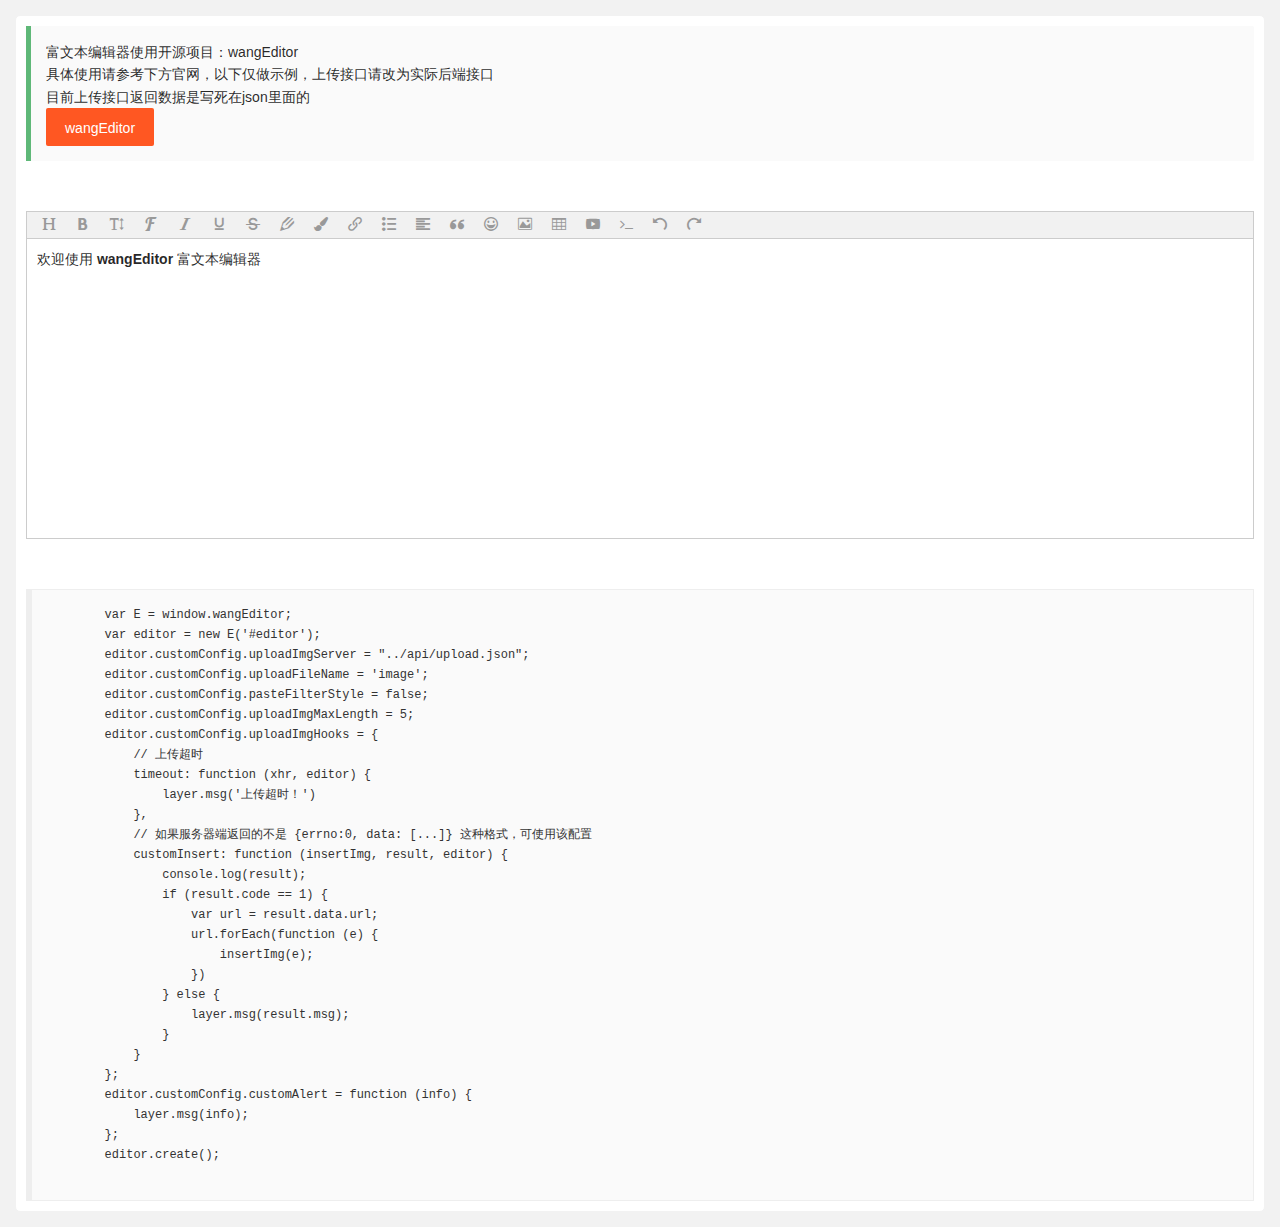
<file: static/layuimini/page/editor.html>
<!DOCTYPE html>
<html>
<head>
    <meta charset="utf-8">
    <title>富文本编辑器</title>
    <meta name="renderer" content="webkit">
    <meta http-equiv="X-UA-Compatible" content="IE=edge,chrome=1">
    <meta name="viewport" content="width=device-width, initial-scale=1, maximum-scale=1">
    <link rel="stylesheet" href="../lib/layui-v2.6.3/css/layui.css" media="all">
    <link rel="stylesheet" href="../css/public.css" media="all">
</head>
<body>
<div class="layuimini-container">
    <div class="layuimini-main">

        <blockquote class="layui-elem-quote">
            富文本编辑器使用开源项目：wangEditor<br>
            具体使用请参考下方官网，以下仅做示例，上传接口请改为实际后端接口<br>
            目前上传接口返回数据是写死在json里面的<br>
            <a href="http://www.wangeditor.com" target="_blank" class="layui-btn layui-btn-danger">wangEditor</a>
        </blockquote>

        <div id="editor" style="margin: 50px 0 50px 0">
            <p>欢迎使用 <b>wangEditor</b> 富文本编辑器</p>
        </div>

        <pre class="layui-code">
        var E = window.wangEditor;
        var editor = new E('#editor');
        editor.customConfig.uploadImgServer = "../api/upload.json";
        editor.customConfig.uploadFileName = 'image';
        editor.customConfig.pasteFilterStyle = false;
        editor.customConfig.uploadImgMaxLength = 5;
        editor.customConfig.uploadImgHooks = {
            // 上传超时
            timeout: function (xhr, editor) {
                layer.msg('上传超时！')
            },
            // 如果服务器端返回的不是 {errno:0, data: [...]} 这种格式，可使用该配置
            customInsert: function (insertImg, result, editor) {
                console.log(result);
                if (result.code == 1) {
                    var url = result.data.url;
                    url.forEach(function (e) {
                        insertImg(e);
                    })
                } else {
                    layer.msg(result.msg);
                }
            }
        };
        editor.customConfig.customAlert = function (info) {
            layer.msg(info);
        };
        editor.create();
        </pre>

    </div>
</div>

<!-- 注意， 只需要引用 JS，无需引用任何 CSS ！！！-->
<script src="../lib/layui-v2.6.3/layui.js" charset="utf-8"></script>
<script src="../js/lay-config.js?v=1.0.4" charset="utf-8"></script>
<script type="text/javascript">
    layui.use(['layer','wangEditor'], function () {
        var $ = layui.jquery,
            layer = layui.layer,
            wangEditor = layui.wangEditor;

        var editor = new wangEditor('#editor');
        editor.customConfig.uploadImgServer = "../api/upload.json";
        editor.customConfig.uploadFileName = 'image';
        editor.customConfig.pasteFilterStyle = false;
        editor.customConfig.uploadImgMaxLength = 5;
        editor.customConfig.uploadImgHooks = {
            // 上传超时
            timeout: function (xhr, editor) {
                layer.msg('上传超时！')
            },
            // 如果服务器端返回的不是 {errno:0, data: [...]} 这种格式，可使用该配置
            customInsert: function (insertImg, result, editor) {
                console.log(result);
                if (result.code == 1) {
                    var url = result.data.url;
                    url.forEach(function (e) {
                        insertImg(e);
                    })
                } else {
                    layer.msg(result.msg);
                }
            }
        };
        editor.customConfig.customAlert = function (info) {
            layer.msg(info);
        };
        editor.create();

    });
</script>
</body>
</html>
</file>
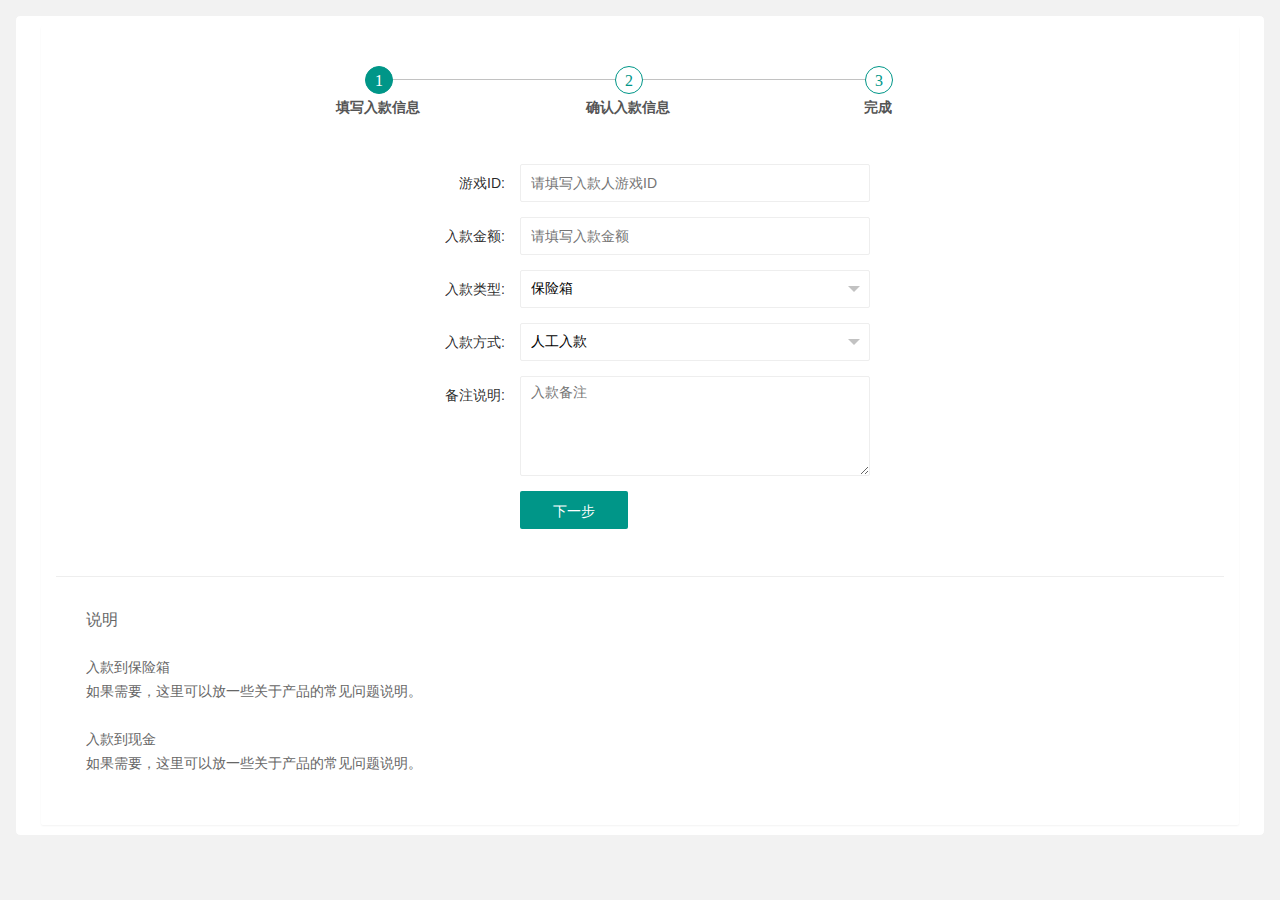
<file: static/layuimini/page/form-step.html>
<!DOCTYPE html>
<html>
<head>
    <meta charset="utf-8">
    <title>分步表单</title>
    <meta name="renderer" content="webkit">
    <meta http-equiv="X-UA-Compatible" content="IE=edge,chrome=1">
    <meta name="viewport" content="width=device-width, initial-scale=1, maximum-scale=1">
    <link rel="stylesheet" href="../lib/layui-v2.6.3/css/layui.css" media="all">
    <link rel="stylesheet" href="../css/public.css" media="all">
    <link rel="stylesheet" href="../js/lay-module/step-lay/step.css" media="all">
</head>
<body>
<div class="layuimini-container">
    <div class="layuimini-main">

        <div class="layui-fluid">
            <div class="layui-card">
                <div class="layui-card-body" style="padding-top: 40px;">
                    <div class="layui-carousel" id="stepForm" lay-filter="stepForm" style="margin: 0 auto;">
                        <div carousel-item>
                            <div>
                                <form class="layui-form" style="margin: 0 auto;max-width: 460px;padding-top: 40px;">
                                    <div class="layui-form-item">
                                        <label class="layui-form-label">游戏ID:</label>
                                        <div class="layui-input-block">
                                            <input type="text" placeholder="请填写入款人游戏ID" class="layui-input" lay-verify="number" required />

                                        </div>
                                    </div>
                                    <div class="layui-form-item">
                                        <label class="layui-form-label">入款金额:</label>
                                        <div class="layui-input-block">
                                            <input type="number" placeholder="请填写入款金额" value="" class="layui-input" lay-verify="number" required>
                                        </div>
                                    </div>
                                    <div class="layui-form-item">
                                        <label class="layui-form-label">入款类型:</label>
                                        <div class="layui-input-block">
                                            <select lay-verify="required">
                                                <option value="1" selected>保险箱</option>
                                                <option value="2">现金</option>
                                            </select>
                                        </div>
                                    </div>
                                    <div class="layui-form-item">
                                        <label class="layui-form-label">入款方式:</label>
                                        <div class="layui-input-block">
                                            <select lay-verify="required">
                                                <option value="1" selected>人工入款</option>
                                                <option value="2">修正</option>
                                                <option value="3">活动</option>
                                                <option value="4">佣金</option>
                                            </select>
                                        </div>
                                    </div>
                                    <div class="layui-form-item">
                                        <label class="layui-form-label">备注说明:</label>
                                        <div class="layui-input-block">
                                            <textarea placeholder="入款备注" value="" class="layui-textarea"></textarea>
                                        </div>
                                    </div>
                                    <div class="layui-form-item">
                                        <div class="layui-input-block">
                                            <button class="layui-btn" lay-submit lay-filter="formStep">
                                                &emsp;下一步&emsp;
                                            </button>
                                        </div>
                                    </div>
                                </form>
                            </div>
                            <div>
                                <form class="layui-form" style="margin: 0 auto;max-width: 460px;padding-top: 40px;">
                                    <div class="layui-form-item">
                                        <label class="layui-form-label">游戏ID:</label>
                                        <div class="layui-input-block">
                                            <div class="layui-form-mid layui-word-aux">639537</div>
                                        </div>
                                    </div>
                                    <div class="layui-form-item">
                                        <label class="layui-form-label">账户余额:</label>
                                        <div class="layui-input-block">
                                            <div class="layui-form-mid layui-word-aux">3000 元（保险箱：1000，现金：2000）</div>
                                        </div>
                                    </div>
                                    <div class="layui-form-item">
                                        <label class="layui-form-label">入款金额:</label>
                                        <div class="layui-input-block">
                                            <div class="layui-form-mid layui-word-aux">
                                                <span style="font-size: 18px;color: #333;">1800 元</span>
                                            </div>
                                        </div>
                                    </div>
                                    <div class="layui-form-item">
                                        <label class="layui-form-label">入款类型:</label>
                                        <div class="layui-input-block">
                                            <div class="layui-form-mid layui-word-aux">保险箱</div>
                                        </div>
                                    </div>
                                    <div class="layui-form-item">
                                        <label class="layui-form-label">入款方式:</label>
                                        <div class="layui-input-block">
                                            <div class="layui-form-mid layui-word-aux">人工入款</div>
                                        </div>
                                    </div>
                                    <div class="layui-form-item">
                                        <label class="layui-form-label">备注说明:</label>
                                        <div class="layui-input-block">
                                            <div class="layui-form-mid layui-word-aux">备注说明</div>
                                        </div>
                                    </div>
                                    <div class="layui-form-item">
                                        <div class="layui-input-block">
                                            <button type="button" class="layui-btn layui-btn-primary pre">上一步</button>
                                            <button class="layui-btn" lay-submit lay-filter="formStep2">
                                                &emsp;确认入款&emsp;
                                            </button>
                                        </div>
                                    </div>
                                </form>
                            </div>
                            <div>
                                <div style="text-align: center;margin-top: 90px;">
                                    <i class="layui-icon layui-circle"
                                       style="color: white;font-size:30px;font-weight:bold;background: #52C41A;padding: 20px;line-height: 80px;">&#xe605;</i>
                                    <div style="font-size: 24px;color: #333;font-weight: 500;margin-top: 30px;">
                                        入款成功
                                    </div>
                                    <div style="font-size: 14px;color: #666;margin-top: 20px;">预计两小时到账</div>
                                </div>
                                <div style="text-align: center;margin-top: 50px;">
                                    <button class="layui-btn next">再入一笔</button>
                                    <button class="layui-btn layui-btn-primary">查看账单</button>
                                </div>
                            </div>
                        </div>
                    </div>
                    <hr>
                    <div style="color: #666;margin-top: 30px;margin-bottom: 40px;padding-left: 30px;">
                        <h3>说明</h3><br>
                        <h4>入款到保险箱</h4>
                        <p>如果需要，这里可以放一些关于产品的常见问题说明。</p>
                        <br><h4>入款到现金</h4>
                        <p>如果需要，这里可以放一些关于产品的常见问题说明。</p>
                    </div>
                </div>
            </div>
        </div>

    </div>
</div>
<script src="../lib/layui-v2.6.3/layui.js" charset="utf-8"></script>
<script src="../js/lay-config.js?v=1.0.4" charset="utf-8"></script>
<script>
    layui.use([ 'form', 'step'], function () {
        var $ = layui.$,
            form = layui.form,
            step = layui.step;

        step.render({
            elem: '#stepForm',
            filter: 'stepForm',
            width: '100%', //设置容器宽度
            stepWidth: '750px',
            height: '500px',
            stepItems: [{
                title: '填写入款信息'
            }, {
                title: '确认入款信息'
            }, {
                title: '完成'
            }]
        });


        form.on('submit(formStep)', function (data) {
            step.next('#stepForm');
            return false;
        });

        form.on('submit(formStep2)', function (data) {
            step.next('#stepForm');
            return false;
        });

        $('.pre').click(function () {
            step.pre('#stepForm');
        });

        $('.next').click(function () {
            step.next('#stepForm');
        });
    })
</script>
</body>
</html>
</file>
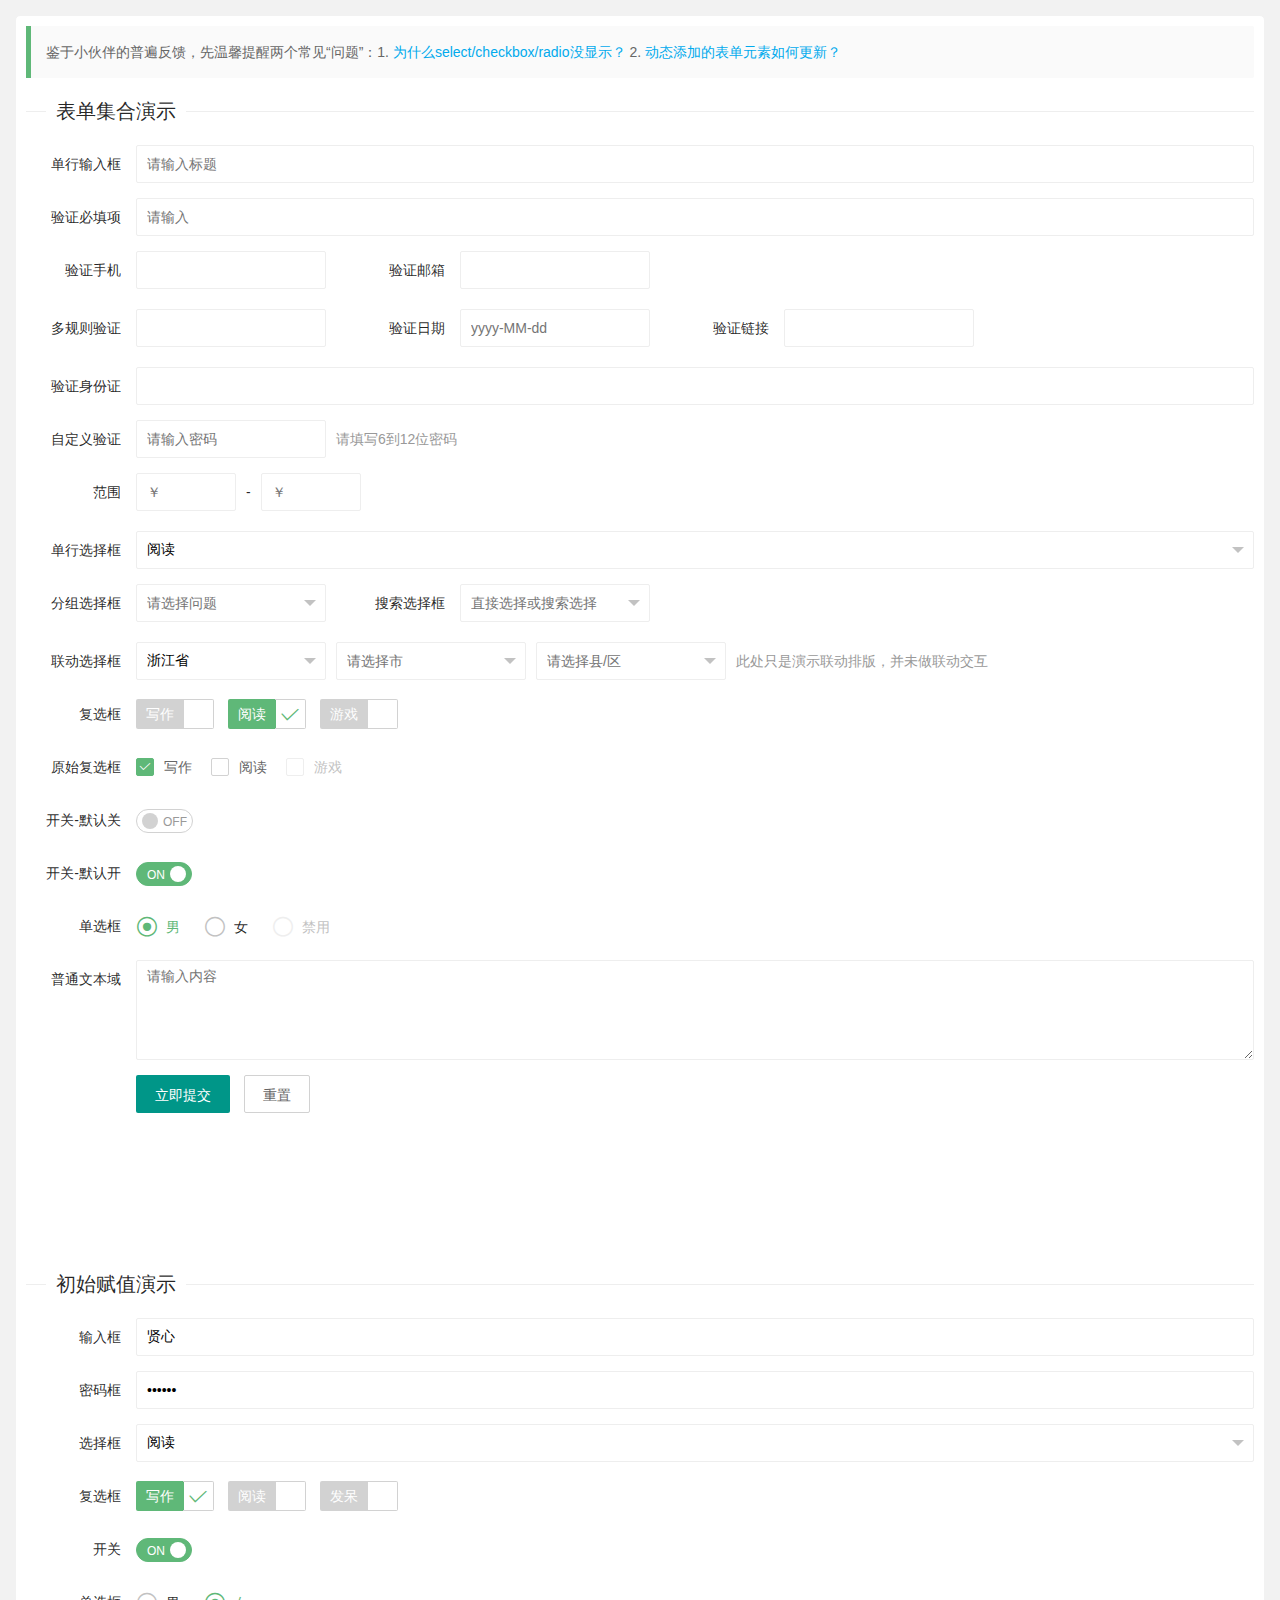
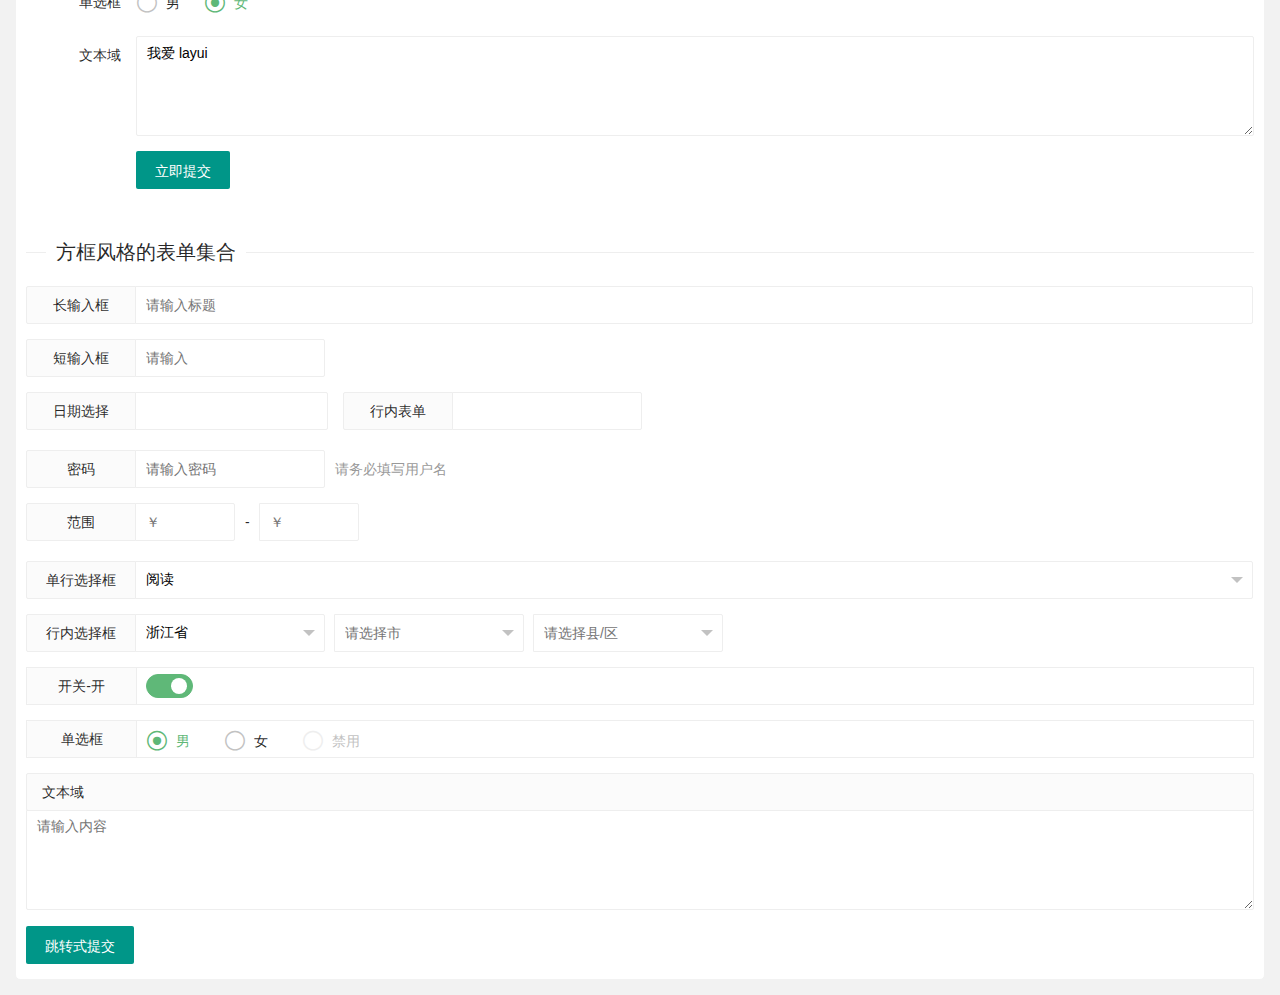
<file: static/layuimini/page/form.html>
<!DOCTYPE html>
<html>
<head>
    <meta charset="utf-8">
    <title>layui</title>
    <meta name="renderer" content="webkit">
    <meta http-equiv="X-UA-Compatible" content="IE=edge,chrome=1">
    <meta name="viewport" content="width=device-width, initial-scale=1, maximum-scale=1">
    <link rel="stylesheet" href="../lib/layui-v2.6.3/css/layui.css" media="all">
    <link rel="stylesheet" href="../css/public.css" media="all">
</head>
<body>
<div class="layuimini-container">
    <div class="layuimini-main">

        <blockquote class="layui-elem-quote layui-text">
            鉴于小伙伴的普遍反馈，先温馨提醒两个常见“问题”：1. <a href="/doc/base/faq.html#form" target="_blank">为什么select/checkbox/radio没显示？</a> 2. <a href="/doc/modules/form.html#render" target="_blank">动态添加的表单元素如何更新？</a>
        </blockquote>

        <fieldset class="layui-elem-field layui-field-title" style="margin-top: 20px;">
            <legend>表单集合演示</legend>
        </fieldset>

        <form class="layui-form" action="">
            <div class="layui-form-item">
                <label class="layui-form-label">单行输入框</label>
                <div class="layui-input-block">
                    <input type="text" name="title" lay-verify="title" autocomplete="off" placeholder="请输入标题" class="layui-input">
                </div>
            </div>
            <div class="layui-form-item">
                <label class="layui-form-label">验证必填项</label>
                <div class="layui-input-block">
                    <input type="text" name="username" lay-verify="required" lay-reqtext="用户名是必填项，岂能为空？" placeholder="请输入" autocomplete="off" class="layui-input">
                </div>
            </div>

            <div class="layui-form-item">
                <div class="layui-inline">
                    <label class="layui-form-label">验证手机</label>
                    <div class="layui-input-inline">
                        <input type="tel" name="phone" lay-verify="required|phone" autocomplete="off" class="layui-input">
                    </div>
                </div>
                <div class="layui-inline">
                    <label class="layui-form-label">验证邮箱</label>
                    <div class="layui-input-inline">
                        <input type="text" name="email" lay-verify="email" autocomplete="off" class="layui-input">
                    </div>
                </div>
            </div>

            <div class="layui-form-item">
                <div class="layui-inline">
                    <label class="layui-form-label">多规则验证</label>
                    <div class="layui-input-inline">
                        <input type="text" name="number" lay-verify="required|number" autocomplete="off" class="layui-input">
                    </div>
                </div>
                <div class="layui-inline">
                    <label class="layui-form-label">验证日期</label>
                    <div class="layui-input-inline">
                        <input type="text" name="date" id="date" lay-verify="date" placeholder="yyyy-MM-dd" autocomplete="off" class="layui-input">
                    </div>
                </div>
                <div class="layui-inline">
                    <label class="layui-form-label">验证链接</label>
                    <div class="layui-input-inline">
                        <input type="tel" name="url" lay-verify="url" autocomplete="off" class="layui-input">
                    </div>
                </div>
            </div>

            <div class="layui-form-item">
                <label class="layui-form-label">验证身份证</label>
                <div class="layui-input-block">
                    <input type="text" name="identity" lay-verify="identity" placeholder="" autocomplete="off" class="layui-input">
                </div>
            </div>
            <div class="layui-form-item">
                <label class="layui-form-label">自定义验证</label>
                <div class="layui-input-inline">
                    <input type="password" name="password" lay-verify="pass" placeholder="请输入密码" autocomplete="off" class="layui-input">
                </div>
                <div class="layui-form-mid layui-word-aux">请填写6到12位密码</div>
            </div>

            <div class="layui-form-item">
                <div class="layui-inline">
                    <label class="layui-form-label">范围</label>
                    <div class="layui-input-inline" style="width: 100px;">
                        <input type="text" name="price_min" placeholder="￥" autocomplete="off" class="layui-input">
                    </div>
                    <div class="layui-form-mid">-</div>
                    <div class="layui-input-inline" style="width: 100px;">
                        <input type="text" name="price_max" placeholder="￥" autocomplete="off" class="layui-input">
                    </div>
                </div>
            </div>

            <div class="layui-form-item">
                <label class="layui-form-label">单行选择框</label>
                <div class="layui-input-block">
                    <select name="interest" lay-filter="aihao">
                        <option value=""></option>
                        <option value="0">写作</option>
                        <option value="1" selected="">阅读</option>
                        <option value="2">游戏</option>
                        <option value="3">音乐</option>
                        <option value="4">旅行</option>
                    </select>
                </div>
            </div>


            <div class="layui-form-item">
                <div class="layui-inline">
                    <label class="layui-form-label">分组选择框</label>
                    <div class="layui-input-inline">
                        <select name="quiz">
                            <option value="">请选择问题</option>
                            <optgroup label="城市记忆">
                                <option value="你工作的第一个城市">你工作的第一个城市</option>
                            </optgroup>
                            <optgroup label="学生时代">
                                <option value="你的工号">你的工号</option>
                                <option value="你最喜欢的老师">你最喜欢的老师</option>
                            </optgroup>
                        </select>
                    </div>
                </div>
                <div class="layui-inline">
                    <label class="layui-form-label">搜索选择框</label>
                    <div class="layui-input-inline">
                        <select name="modules" lay-verify="required" lay-search="">
                            <option value="">直接选择或搜索选择</option>
                            <option value="1">layer</option>
                            <option value="2">form</option>
                            <option value="3">layim</option>
                            <option value="4">element</option>
                            <option value="5">laytpl</option>
                            <option value="6">upload</option>
                            <option value="7">laydate</option>
                            <option value="8">laypage</option>
                            <option value="9">flow</option>
                            <option value="10">util</option>
                            <option value="11">code</option>
                            <option value="12">tree</option>
                            <option value="13">layedit</option>
                            <option value="14">nav</option>
                            <option value="15">tab</option>
                            <option value="16">table</option>
                            <option value="17">select</option>
                            <option value="18">checkbox</option>
                            <option value="19">switch</option>
                            <option value="20">radio</option>
                        </select>
                    </div>
                </div>
            </div>

            <div class="layui-form-item">
                <label class="layui-form-label">联动选择框</label>
                <div class="layui-input-inline">
                    <select name="quiz1">
                        <option value="">请选择省</option>
                        <option value="浙江" selected="">浙江省</option>
                        <option value="你的工号">江西省</option>
                        <option value="你最喜欢的老师">福建省</option>
                    </select>
                </div>
                <div class="layui-input-inline">
                    <select name="quiz2">
                        <option value="">请选择市</option>
                        <option value="杭州">杭州</option>
                        <option value="宁波" disabled="">宁波</option>
                        <option value="温州">温州</option>
                        <option value="温州">台州</option>
                        <option value="温州">绍兴</option>
                    </select>
                </div>
                <div class="layui-input-inline">
                    <select name="quiz3">
                        <option value="">请选择县/区</option>
                        <option value="西湖区">西湖区</option>
                        <option value="余杭区">余杭区</option>
                        <option value="拱墅区">临安市</option>
                    </select>
                </div>
                <div class="layui-form-mid layui-word-aux">此处只是演示联动排版，并未做联动交互</div>
            </div>

            <div class="layui-form-item">
                <label class="layui-form-label">复选框</label>
                <div class="layui-input-block">
                    <input type="checkbox" name="like[write]" title="写作">
                    <input type="checkbox" name="like[read]" title="阅读" checked="">
                    <input type="checkbox" name="like[game]" title="游戏">
                </div>
            </div>

            <div class="layui-form-item" pane="">
                <label class="layui-form-label">原始复选框</label>
                <div class="layui-input-block">
                    <input type="checkbox" name="like1[write]" lay-skin="primary" title="写作" checked="">
                    <input type="checkbox" name="like1[read]" lay-skin="primary" title="阅读">
                    <input type="checkbox" name="like1[game]" lay-skin="primary" title="游戏" disabled="">
                </div>
            </div>

            <div class="layui-form-item">
                <label class="layui-form-label">开关-默认关</label>
                <div class="layui-input-block">
                    <input type="checkbox" name="close" lay-skin="switch" lay-text="ON|OFF">
                </div>
            </div>
            <div class="layui-form-item">
                <label class="layui-form-label">开关-默认开</label>
                <div class="layui-input-block">
                    <input type="checkbox" checked="" name="open" lay-skin="switch" lay-filter="switchTest" lay-text="ON|OFF">
                </div>
            </div>
            <div class="layui-form-item">
                <label class="layui-form-label">单选框</label>
                <div class="layui-input-block">
                    <input type="radio" name="sex" value="男" title="男" checked="">
                    <input type="radio" name="sex" value="女" title="女">
                    <input type="radio" name="sex" value="禁" title="禁用" disabled="">
                </div>
            </div>
            <div class="layui-form-item layui-form-text">
                <label class="layui-form-label">普通文本域</label>
                <div class="layui-input-block">
                    <textarea placeholder="请输入内容" class="layui-textarea"></textarea>
                </div>
            </div>
            <!--<div class="layui-form-item layui-form-text">
              <label class="layui-form-label">编辑器</label>
              <div class="layui-input-block">
                <textarea class="layui-textarea layui-hide" name="content" lay-verify="content" id="LAY_demo_editor"></textarea>
              </div>
            </div>-->
            <div class="layui-form-item">
                <div class="layui-input-block">
                    <button class="layui-btn" lay-submit="" lay-filter="demo1">立即提交</button>
                    <button type="reset" class="layui-btn layui-btn-primary">重置</button>
                </div>
            </div>
        </form>

        <!-- 示例-970 -->
        <ins class="adsbygoogle" style="display:inline-block;width:970px;height:90px" data-ad-client="ca-pub-6111334333458862" data-ad-slot="3820120620"></ins>

        <fieldset class="layui-elem-field layui-field-title" style="margin-top: 50px;">
            <legend>初始赋值演示</legend>
        </fieldset>

        <form class="layui-form" action="" lay-filter="example">
            <div class="layui-form-item">
                <label class="layui-form-label">输入框</label>
                <div class="layui-input-block">
                    <input type="text" name="username" lay-verify="title" autocomplete="off" placeholder="请输入标题" class="layui-input">
                </div>
            </div>
            <div class="layui-form-item">
                <label class="layui-form-label">密码框</label>
                <div class="layui-input-block">
                    <input type="password" name="password" placeholder="请输入密码" autocomplete="off" class="layui-input">
                </div>
            </div>

            <div class="layui-form-item">
                <label class="layui-form-label">选择框</label>
                <div class="layui-input-block">
                    <select name="interest" lay-filter="aihao">
                        <option value=""></option>
                        <option value="0">写作</option>
                        <option value="1">阅读</option>
                        <option value="2">游戏</option>
                        <option value="3">音乐</option>
                        <option value="4">旅行</option>
                    </select>
                </div>
            </div>

            <div class="layui-form-item">
                <label class="layui-form-label">复选框</label>
                <div class="layui-input-block">
                    <input type="checkbox" name="like[write]" title="写作">
                    <input type="checkbox" name="like[read]" title="阅读">
                    <input type="checkbox" name="like[daze]" title="发呆">
                </div>
            </div>

            <div class="layui-form-item">
                <label class="layui-form-label">开关</label>
                <div class="layui-input-block">
                    <input type="checkbox" name="close" lay-skin="switch" lay-text="ON|OFF">
                </div>
            </div>

            <div class="layui-form-item">
                <label class="layui-form-label">单选框</label>
                <div class="layui-input-block">
                    <input type="radio" name="sex" value="男" title="男" checked="">
                    <input type="radio" name="sex" value="女" title="女">
                </div>
            </div>
            <div class="layui-form-item layui-form-text">
                <label class="layui-form-label">文本域</label>
                <div class="layui-input-block">
                    <textarea placeholder="请输入内容" class="layui-textarea" name="desc"></textarea>
                </div>
            </div>

            <div class="layui-form-item">
                <div class="layui-input-block">
                    <button class="layui-btn" lay-submit="" lay-filter="demo1">立即提交</button>
                </div>
            </div>
        </form>
        <fieldset class="layui-elem-field layui-field-title" style="margin-top: 50px;">
            <legend>方框风格的表单集合</legend>
        </fieldset>
        <form class="layui-form layui-form-pane" action="">
            <div class="layui-form-item">
                <label class="layui-form-label">长输入框</label>
                <div class="layui-input-block">
                    <input type="text" name="title" autocomplete="off" placeholder="请输入标题" class="layui-input">
                </div>
            </div>
            <div class="layui-form-item">
                <label class="layui-form-label">短输入框</label>
                <div class="layui-input-inline">
                    <input type="text" name="username" lay-verify="required" placeholder="请输入" autocomplete="off" class="layui-input">
                </div>
            </div>

            <div class="layui-form-item">
                <div class="layui-inline">
                    <label class="layui-form-label">日期选择</label>
                    <div class="layui-input-block">
                        <input type="text" name="date" id="date1" autocomplete="off" class="layui-input">
                    </div>
                </div>
                <div class="layui-inline">
                    <label class="layui-form-label">行内表单</label>
                    <div class="layui-input-inline">
                        <input type="text" name="number" autocomplete="off" class="layui-input">
                    </div>
                </div>
            </div>
            <div class="layui-form-item">
                <label class="layui-form-label">密码</label>
                <div class="layui-input-inline">
                    <input type="password" name="password" placeholder="请输入密码" autocomplete="off" class="layui-input">
                </div>
                <div class="layui-form-mid layui-word-aux">请务必填写用户名</div>
            </div>

            <div class="layui-form-item">
                <div class="layui-inline">
                    <label class="layui-form-label">范围</label>
                    <div class="layui-input-inline" style="width: 100px;">
                        <input type="text" name="price_min" placeholder="￥" autocomplete="off" class="layui-input">
                    </div>
                    <div class="layui-form-mid">-</div>
                    <div class="layui-input-inline" style="width: 100px;">
                        <input type="text" name="price_max" placeholder="￥" autocomplete="off" class="layui-input">
                    </div>
                </div>
            </div>

            <div class="layui-form-item">
                <label class="layui-form-label">单行选择框</label>
                <div class="layui-input-block">
                    <select name="interest" lay-filter="aihao">
                        <option value=""></option>
                        <option value="0">写作</option>
                        <option value="1" selected="">阅读</option>
                        <option value="2">游戏</option>
                        <option value="3">音乐</option>
                        <option value="4">旅行</option>
                    </select>
                </div>
            </div>

            <div class="layui-form-item">
                <label class="layui-form-label">行内选择框</label>
                <div class="layui-input-inline">
                    <select name="quiz1">
                        <option value="">请选择省</option>
                        <option value="浙江" selected="">浙江省</option>
                        <option value="你的工号">江西省</option>
                        <option value="你最喜欢的老师">福建省</option>
                    </select>
                </div>
                <div class="layui-input-inline">
                    <select name="quiz2">
                        <option value="">请选择市</option>
                        <option value="杭州">杭州</option>
                        <option value="宁波" disabled="">宁波</option>
                        <option value="温州">温州</option>
                        <option value="温州">台州</option>
                        <option value="温州">绍兴</option>
                    </select>
                </div>
                <div class="layui-input-inline">
                    <select name="quiz3">
                        <option value="">请选择县/区</option>
                        <option value="西湖区">西湖区</option>
                        <option value="余杭区">余杭区</option>
                        <option value="拱墅区">临安市</option>
                    </select>
                </div>
            </div>
            <div class="layui-form-item" pane="">
                <label class="layui-form-label">开关-开</label>
                <div class="layui-input-block">
                    <input type="checkbox" checked="" name="open" lay-skin="switch" lay-filter="switchTest" title="开关">
                </div>
            </div>
            <div class="layui-form-item" pane="">
                <label class="layui-form-label">单选框</label>
                <div class="layui-input-block">
                    <input type="radio" name="sex" value="男" title="男" checked="">
                    <input type="radio" name="sex" value="女" title="女">
                    <input type="radio" name="sex" value="禁" title="禁用" disabled="">
                </div>
            </div>
            <div class="layui-form-item layui-form-text">
                <label class="layui-form-label">文本域</label>
                <div class="layui-input-block">
                    <textarea placeholder="请输入内容" class="layui-textarea"></textarea>
                </div>
            </div>
            <div class="layui-form-item">
                <button class="layui-btn" lay-submit="" lay-filter="demo2">跳转式提交</button>
            </div>
        </form>
    </div>
</div>

<script src="../lib/layui-v2.6.3/layui.js" charset="utf-8"></script>
<!-- 注意：如果你直接复制所有代码到本地，上述js路径需要改成你本地的 -->
<script>
    layui.use(['form', 'layedit', 'laydate'], function () {
        var form = layui.form
            , layer = layui.layer
            , layedit = layui.layedit
            , laydate = layui.laydate;

        //日期
        laydate.render({
            elem: '#date'
        });
        laydate.render({
            elem: '#date1'
        });

        //创建一个编辑器
        var editIndex = layedit.build('LAY_demo_editor');

        //自定义验证规则
        form.verify({
            title: function (value) {
                if (value.length < 5) {
                    return '标题至少得5个字符啊';
                }
            }
            , pass: [
                /^[\S]{6,12}$/
                , '密码必须6到12位，且不能出现空格'
            ]
            , content: function (value) {
                layedit.sync(editIndex);
            }
        });

        //监听指定开关
        form.on('switch(switchTest)', function (data) {
            layer.msg('开关checked：' + (this.checked ? 'true' : 'false'), {
                offset: '6px'
            });
            layer.tips('温馨提示：请注意开关状态的文字可以随意定义，而不仅仅是ON|OFF', data.othis)
        });

        //监听提交
        form.on('submit(demo1)', function (data) {
            layer.alert(JSON.stringify(data.field), {
                title: '最终的提交信息'
            })
            return false;
        });

        //表单初始赋值
        form.val('example', {
            "username": "贤心" // "name": "value"
            , "password": "123456"
            , "interest": 1
            , "like[write]": true //复选框选中状态
            , "close": true //开关状态
            , "sex": "女"
            , "desc": "我爱 layui"
        })


    });
</script>

</body>
</html>
</file>
<file: static/layuimini/lib/layui-v2.6.3/css/layui.css>
.layui-inline,img{display:inline-block;vertical-align:middle}h1,h2,h3,h4,h5,h6{font-weight:400}a,body{color:#333}.layui-edge,.layui-header,.layui-inline,.layui-main{position:relative}.layui-edge,hr{height:0;overflow:hidden}.layui-layout-body,.layui-side,.layui-side-scroll{overflow-x:hidden}.layui-btn,.layui-edge,.layui-inline,img{vertical-align:middle}.layui-btn,.layui-disabled,.layui-icon,.layui-unselect{-moz-user-select:none;-webkit-user-select:none;-ms-user-select:none}.layui-elip,.layui-form-checkbox span,.layui-form-pane .layui-form-label{text-overflow:ellipsis;white-space:nowrap}.layui-edge,.layui-elip,hr{overflow:hidden}blockquote,body,button,dd,div,dl,dt,form,h1,h2,h3,h4,h5,h6,input,li,ol,p,pre,td,textarea,th,ul{margin:0;padding:0;-webkit-tap-highlight-color:rgba(0,0,0,0)}a:active,a:hover{outline:0}img{border:none}li{list-style:none}table{border-collapse:collapse;border-spacing:0}h4,h5,h6{font-size:100%}button,input,optgroup,option,select,textarea{font-family:inherit;font-size:inherit;font-style:inherit;font-weight:inherit;outline:0}pre{white-space:pre-wrap;white-space:-moz-pre-wrap;white-space:-pre-wrap;white-space:-o-pre-wrap;word-wrap:break-word}body{line-height:1.6;color:rgba(0,0,0,.85);font:14px Helvetica Neue,Helvetica,PingFang SC,Tahoma,Arial,sans-serif}hr{line-height:0;margin:10px 0;padding:0;border:none!important;border-bottom:1px solid #eee!important;clear:both;background:0 0}a{text-decoration:none}a:hover{color:#777}a cite{font-style:normal;*cursor:pointer}.layui-border-box,.layui-border-box *{box-sizing:border-box}.layui-box,.layui-box *{box-sizing:content-box}.layui-clear{clear:both;*zoom:1}.layui-clear:after{content:'\20';clear:both;*zoom:1;display:block;height:0}.layui-inline{*display:inline;*zoom:1}.layui-edge{display:inline-block;width:0;border-width:6px;border-style:dashed;border-color:transparent}.layui-edge-top{top:-4px;border-bottom-color:#999;border-bottom-style:solid}.layui-edge-right{border-left-color:#999;border-left-style:solid}.layui-edge-bottom{top:2px;border-top-color:#999;border-top-style:solid}.layui-edge-left{border-right-color:#999;border-right-style:solid}.layui-disabled,.layui-disabled:hover{color:#d2d2d2!important;cursor:not-allowed!important}.layui-circle{border-radius:100%}.layui-show{display:block!important}.layui-hide{display:none!important}.layui-show-v{visibility:visible!important}.layui-hide-v{visibility:hidden!important}@font-face{font-family:layui-icon;src:url(../font/iconfont.eot?v=256);src:url(../font/iconfont.eot?v=256#iefix) format('embedded-opentype'),url(../font/iconfont.woff2?v=256) format('woff2'),url(../font/iconfont.woff?v=256) format('woff'),url(../font/iconfont.ttf?v=256) format('truetype'),url(../font/iconfont.svg?v=256#layui-icon) format('svg')}.layui-icon{font-family:layui-icon!important;font-size:16px;font-style:normal;-webkit-font-smoothing:antialiased;-moz-osx-font-smoothing:grayscale}.layui-icon-reply-fill:before{content:"\e611"}.layui-icon-set-fill:before{content:"\e614"}.layui-icon-menu-fill:before{content:"\e60f"}.layui-icon-search:before{content:"\e615"}.layui-icon-share:before{content:"\e641"}.layui-icon-set-sm:before{content:"\e620"}.layui-icon-engine:before{content:"\e628"}.layui-icon-close:before{content:"\1006"}.layui-icon-close-fill:before{content:"\1007"}.layui-icon-chart-screen:before{content:"\e629"}.layui-icon-star:before{content:"\e600"}.layui-icon-circle-dot:before{content:"\e617"}.layui-icon-chat:before{content:"\e606"}.layui-icon-release:before{content:"\e609"}.layui-icon-list:before{content:"\e60a"}.layui-icon-chart:before{content:"\e62c"}.layui-icon-ok-circle:before{content:"\1005"}.layui-icon-layim-theme:before{content:"\e61b"}.layui-icon-table:before{content:"\e62d"}.layui-icon-right:before{content:"\e602"}.layui-icon-left:before{content:"\e603"}.layui-icon-cart-simple:before{content:"\e698"}.layui-icon-face-cry:before{content:"\e69c"}.layui-icon-face-smile:before{content:"\e6af"}.layui-icon-survey:before{content:"\e6b2"}.layui-icon-tree:before{content:"\e62e"}.layui-icon-ie:before{content:"\e7bb"}.layui-icon-upload-circle:before{content:"\e62f"}.layui-icon-add-circle:before{content:"\e61f"}.layui-icon-download-circle:before{content:"\e601"}.layui-icon-templeate-1:before{content:"\e630"}.layui-icon-util:before{content:"\e631"}.layui-icon-face-surprised:before{content:"\e664"}.layui-icon-edit:before{content:"\e642"}.layui-icon-speaker:before{content:"\e645"}.layui-icon-down:before{content:"\e61a"}.layui-icon-file:before{content:"\e621"}.layui-icon-layouts:before{content:"\e632"}.layui-icon-rate-half:before{content:"\e6c9"}.layui-icon-add-circle-fine:before{content:"\e608"}.layui-icon-prev-circle:before{content:"\e633"}.layui-icon-read:before{content:"\e705"}.layui-icon-404:before{content:"\e61c"}.layui-icon-carousel:before{content:"\e634"}.layui-icon-help:before{content:"\e607"}.layui-icon-code-circle:before{content:"\e635"}.layui-icon-windows:before{content:"\e67f"}.layui-icon-water:before{content:"\e636"}.layui-icon-username:before{content:"\e66f"}.layui-icon-find-fill:before{content:"\e670"}.layui-icon-about:before{content:"\e60b"}.layui-icon-location:before{content:"\e715"}.layui-icon-up:before{content:"\e619"}.layui-icon-pause:before{content:"\e651"}.layui-icon-date:before{content:"\e637"}.layui-icon-layim-uploadfile:before{content:"\e61d"}.layui-icon-delete:before{content:"\e640"}.layui-icon-play:before{content:"\e652"}.layui-icon-top:before{content:"\e604"}.layui-icon-firefox:before{content:"\e686"}.layui-icon-friends:before{content:"\e612"}.layui-icon-refresh-3:before{content:"\e9aa"}.layui-icon-ok:before{content:"\e605"}.layui-icon-layer:before{content:"\e638"}.layui-icon-face-smile-fine:before{content:"\e60c"}.layui-icon-dollar:before{content:"\e659"}.layui-icon-group:before{content:"\e613"}.layui-icon-layim-download:before{content:"\e61e"}.layui-icon-picture-fine:before{content:"\e60d"}.layui-icon-link:before{content:"\e64c"}.layui-icon-diamond:before{content:"\e735"}.layui-icon-log:before{content:"\e60e"}.layui-icon-key:before{content:"\e683"}.layui-icon-rate-solid:before{content:"\e67a"}.layui-icon-fonts-del:before{content:"\e64f"}.layui-icon-unlink:before{content:"\e64d"}.layui-icon-fonts-clear:before{content:"\e639"}.layui-icon-triangle-r:before{content:"\e623"}.layui-icon-circle:before{content:"\e63f"}.layui-icon-radio:before{content:"\e643"}.layui-icon-align-center:before{content:"\e647"}.layui-icon-align-right:before{content:"\e648"}.layui-icon-align-left:before{content:"\e649"}.layui-icon-loading-1:before{content:"\e63e"}.layui-icon-return:before{content:"\e65c"}.layui-icon-fonts-strong:before{content:"\e62b"}.layui-icon-upload:before{content:"\e67c"}.layui-icon-dialogue:before{content:"\e63a"}.layui-icon-video:before{content:"\e6ed"}.layui-icon-headset:before{content:"\e6fc"}.layui-icon-cellphone-fine:before{content:"\e63b"}.layui-icon-add-1:before{content:"\e654"}.layui-icon-face-smile-b:before{content:"\e650"}.layui-icon-fonts-html:before{content:"\e64b"}.layui-icon-screen-full:before{content:"\e622"}.layui-icon-form:before{content:"\e63c"}.layui-icon-cart:before{content:"\e657"}.layui-icon-camera-fill:before{content:"\e65d"}.layui-icon-tabs:before{content:"\e62a"}.layui-icon-heart-fill:before{content:"\e68f"}.layui-icon-fonts-code:before{content:"\e64e"}.layui-icon-ios:before{content:"\e680"}.layui-icon-at:before{content:"\e687"}.layui-icon-fire:before{content:"\e756"}.layui-icon-set:before{content:"\e716"}.layui-icon-fonts-u:before{content:"\e646"}.layui-icon-triangle-d:before{content:"\e625"}.layui-icon-tips:before{content:"\e702"}.layui-icon-picture:before{content:"\e64a"}.layui-icon-more-vertical:before{content:"\e671"}.layui-icon-bluetooth:before{content:"\e689"}.layui-icon-flag:before{content:"\e66c"}.layui-icon-loading:before{content:"\e63d"}.layui-icon-fonts-i:before{content:"\e644"}.layui-icon-refresh-1:before{content:"\e666"}.layui-icon-rmb:before{content:"\e65e"}.layui-icon-addition:before{content:"\e624"}.layui-icon-home:before{content:"\e68e"}.layui-icon-time:before{content:"\e68d"}.layui-icon-user:before{content:"\e770"}.layui-icon-notice:before{content:"\e667"}.layui-icon-chrome:before{content:"\e68a"}.layui-icon-edge:before{content:"\e68b"}.layui-icon-login-weibo:before{content:"\e675"}.layui-icon-voice:before{content:"\e688"}.layui-icon-upload-drag:before{content:"\e681"}.layui-icon-login-qq:before{content:"\e676"}.layui-icon-snowflake:before{content:"\e6b1"}.layui-icon-heart:before{content:"\e68c"}.layui-icon-logout:before{content:"\e682"}.layui-icon-file-b:before{content:"\e655"}.layui-icon-template:before{content:"\e663"}.layui-icon-transfer:before{content:"\e691"}.layui-icon-auz:before{content:"\e672"}.layui-icon-console:before{content:"\e665"}.layui-icon-app:before{content:"\e653"}.layui-icon-prev:before{content:"\e65a"}.layui-icon-website:before{content:"\e7ae"}.layui-icon-next:before{content:"\e65b"}.layui-icon-component:before{content:"\e857"}.layui-icon-android:before{content:"\e684"}.layui-icon-more:before{content:"\e65f"}.layui-icon-login-wechat:before{content:"\e677"}.layui-icon-shrink-right:before{content:"\e668"}.layui-icon-spread-left:before{content:"\e66b"}.layui-icon-camera:before{content:"\e660"}.layui-icon-note:before{content:"\e66e"}.layui-icon-refresh:before{content:"\e669"}.layui-icon-female:before{content:"\e661"}.layui-icon-male:before{content:"\e662"}.layui-icon-screen-restore:before{content:"\e758"}.layui-icon-password:before{content:"\e673"}.layui-icon-senior:before{content:"\e674"}.layui-icon-theme:before{content:"\e66a"}.layui-icon-tread:before{content:"\e6c5"}.layui-icon-praise:before{content:"\e6c6"}.layui-icon-star-fill:before{content:"\e658"}.layui-icon-rate:before{content:"\e67b"}.layui-icon-template-1:before{content:"\e656"}.layui-icon-vercode:before{content:"\e679"}.layui-icon-service:before{content:"\e626"}.layui-icon-cellphone:before{content:"\e678"}.layui-icon-print:before{content:"\e66d"}.layui-icon-cols:before{content:"\e610"}.layui-icon-wifi:before{content:"\e7e0"}.layui-icon-export:before{content:"\e67d"}.layui-icon-rss:before{content:"\e808"}.layui-icon-slider:before{content:"\e714"}.layui-icon-email:before{content:"\e618"}.layui-icon-subtraction:before{content:"\e67e"}.layui-icon-mike:before{content:"\e6dc"}.layui-icon-light:before{content:"\e748"}.layui-icon-gift:before{content:"\e627"}.layui-icon-mute:before{content:"\e685"}.layui-icon-reduce-circle:before{content:"\e616"}.layui-icon-music:before{content:"\e690"}.layui-main{width:1140px;margin:0 auto}.layui-header{z-index:1000;height:60px}.layui-header a:hover{transition:all .5s;-webkit-transition:all .5s}.layui-side{position:fixed;left:0;top:0;bottom:0;z-index:999;width:200px}.layui-side-scroll{position:relative;width:220px;height:100%}.layui-body{position:relative;left:200px;right:0;top:0;bottom:0;z-index:900;width:auto;box-sizing:border-box}.layui-layout-admin .layui-header{position:fixed;top:0;left:0;right:0;background-color:#23262E}.layui-layout-admin .layui-side{top:60px;width:200px;overflow-x:hidden}.layui-layout-admin .layui-body{position:absolute;top:60px;padding-bottom:44px}.layui-layout-admin .layui-main{width:auto;margin:0 15px}.layui-layout-admin .layui-footer{position:fixed;left:200px;right:0;bottom:0;z-index:990;height:44px;line-height:44px;padding:0 15px;box-shadow:-1px 0 4px rgb(0 0 0 / 12%);background-color:#FAFAFA}.layui-layout-admin .layui-logo{position:absolute;left:0;top:0;width:200px;height:100%;line-height:60px;text-align:center;color:#009688;font-size:16px}.layui-layout-admin .layui-header .layui-nav{background:0 0}.layui-layout-left{position:absolute!important;left:200px;top:0}.layui-layout-right{position:absolute!important;right:0;top:0}.layui-container{position:relative;margin:0 auto;padding:0 15px;box-sizing:border-box}.layui-fluid{position:relative;margin:0 auto;padding:0 15px}.layui-row:after,.layui-row:before{content:"";display:block;clear:both}.layui-col-lg1,.layui-col-lg10,.layui-col-lg11,.layui-col-lg12,.layui-col-lg2,.layui-col-lg3,.layui-col-lg4,.layui-col-lg5,.layui-col-lg6,.layui-col-lg7,.layui-col-lg8,.layui-col-lg9,.layui-col-md1,.layui-col-md10,.layui-col-md11,.layui-col-md12,.layui-col-md2,.layui-col-md3,.layui-col-md4,.layui-col-md5,.layui-col-md6,.layui-col-md7,.layui-col-md8,.layui-col-md9,.layui-col-sm1,.layui-col-sm10,.layui-col-sm11,.layui-col-sm12,.layui-col-sm2,.layui-col-sm3,.layui-col-sm4,.layui-col-sm5,.layui-col-sm6,.layui-col-sm7,.layui-col-sm8,.layui-col-sm9,.layui-col-xs1,.layui-col-xs10,.layui-col-xs11,.layui-col-xs12,.layui-col-xs2,.layui-col-xs3,.layui-col-xs4,.layui-col-xs5,.layui-col-xs6,.layui-col-xs7,.layui-col-xs8,.layui-col-xs9{position:relative;display:block;box-sizing:border-box}.layui-col-xs1,.layui-col-xs10,.layui-col-xs11,.layui-col-xs12,.layui-col-xs2,.layui-col-xs3,.layui-col-xs4,.layui-col-xs5,.layui-col-xs6,.layui-col-xs7,.layui-col-xs8,.layui-col-xs9{float:left}.layui-col-xs1{width:8.33333333%}.layui-col-xs2{width:16.66666667%}.layui-col-xs3{width:25%}.layui-col-xs4{width:33.33333333%}.layui-col-xs5{width:41.66666667%}.layui-col-xs6{width:50%}.layui-col-xs7{width:58.33333333%}.layui-col-xs8{width:66.66666667%}.layui-col-xs9{width:75%}.layui-col-xs10{width:83.33333333%}.layui-col-xs11{width:91.66666667%}.layui-col-xs12{width:100%}.layui-col-xs-offset1{margin-left:8.33333333%}.layui-col-xs-offset2{margin-left:16.66666667%}.layui-col-xs-offset3{margin-left:25%}.layui-col-xs-offset4{margin-left:33.33333333%}.layui-col-xs-offset5{margin-left:41.66666667%}.layui-col-xs-offset6{margin-left:50%}.layui-col-xs-offset7{margin-left:58.33333333%}.layui-col-xs-offset8{margin-left:66.66666667%}.layui-col-xs-offset9{margin-left:75%}.layui-col-xs-offset10{margin-left:83.33333333%}.layui-col-xs-offset11{margin-left:91.66666667%}.layui-col-xs-offset12{margin-left:100%}@media screen and (max-width:768px){.layui-hide-xs{display:none!important}.layui-show-xs-block{display:block!important}.layui-show-xs-inline{display:inline!important}.layui-show-xs-inline-block{display:inline-block!important}}@media screen and (min-width:768px){.layui-container{width:750px}.layui-hide-sm{display:none!important}.layui-show-sm-block{display:block!important}.layui-show-sm-inline{display:inline!important}.layui-show-sm-inline-block{display:inline-block!important}.layui-col-sm1,.layui-col-sm10,.layui-col-sm11,.layui-col-sm12,.layui-col-sm2,.layui-col-sm3,.layui-col-sm4,.layui-col-sm5,.layui-col-sm6,.layui-col-sm7,.layui-col-sm8,.layui-col-sm9{float:left}.layui-col-sm1{width:8.33333333%}.layui-col-sm2{width:16.66666667%}.layui-col-sm3{width:25%}.layui-col-sm4{width:33.33333333%}.layui-col-sm5{width:41.66666667%}.layui-col-sm6{width:50%}.layui-col-sm7{width:58.33333333%}.layui-col-sm8{width:66.66666667%}.layui-col-sm9{width:75%}.layui-col-sm10{width:83.33333333%}.layui-col-sm11{width:91.66666667%}.layui-col-sm12{width:100%}.layui-col-sm-offset1{margin-left:8.33333333%}.layui-col-sm-offset2{margin-left:16.66666667%}.layui-col-sm-offset3{margin-left:25%}.layui-col-sm-offset4{margin-left:33.33333333%}.layui-col-sm-offset5{margin-left:41.66666667%}.layui-col-sm-offset6{margin-left:50%}.layui-col-sm-offset7{margin-left:58.33333333%}.layui-col-sm-offset8{margin-left:66.66666667%}.layui-col-sm-offset9{margin-left:75%}.layui-col-sm-offset10{margin-left:83.33333333%}.layui-col-sm-offset11{margin-left:91.66666667%}.layui-col-sm-offset12{margin-left:100%}}@media screen and (min-width:992px){.layui-container{width:970px}.layui-hide-md{display:none!important}.layui-show-md-block{display:block!important}.layui-show-md-inline{display:inline!important}.layui-show-md-inline-block{display:inline-block!important}.layui-col-md1,.layui-col-md10,.layui-col-md11,.layui-col-md12,.layui-col-md2,.layui-col-md3,.layui-col-md4,.layui-col-md5,.layui-col-md6,.layui-col-md7,.layui-col-md8,.layui-col-md9{float:left}.layui-col-md1{width:8.33333333%}.layui-col-md2{width:16.66666667%}.layui-col-md3{width:25%}.layui-col-md4{width:33.33333333%}.layui-col-md5{width:41.66666667%}.layui-col-md6{width:50%}.layui-col-md7{width:58.33333333%}.layui-col-md8{width:66.66666667%}.layui-col-md9{width:75%}.layui-col-md10{width:83.33333333%}.layui-col-md11{width:91.66666667%}.layui-col-md12{width:100%}.layui-col-md-offset1{margin-left:8.33333333%}.layui-col-md-offset2{margin-left:16.66666667%}.layui-col-md-offset3{margin-left:25%}.layui-col-md-offset4{margin-left:33.33333333%}.layui-col-md-offset5{margin-left:41.66666667%}.layui-col-md-offset6{margin-left:50%}.layui-col-md-offset7{margin-left:58.33333333%}.layui-col-md-offset8{margin-left:66.66666667%}.layui-col-md-offset9{margin-left:75%}.layui-col-md-offset10{margin-left:83.33333333%}.layui-col-md-offset11{margin-left:91.66666667%}.layui-col-md-offset12{margin-left:100%}}@media screen and (min-width:1200px){.layui-container{width:1170px}.layui-hide-lg{display:none!important}.layui-show-lg-block{display:block!important}.layui-show-lg-inline{display:inline!important}.layui-show-lg-inline-block{display:inline-block!important}.layui-col-lg1,.layui-col-lg10,.layui-col-lg11,.layui-col-lg12,.layui-col-lg2,.layui-col-lg3,.layui-col-lg4,.layui-col-lg5,.layui-col-lg6,.layui-col-lg7,.layui-col-lg8,.layui-col-lg9{float:left}.layui-col-lg1{width:8.33333333%}.layui-col-lg2{width:16.66666667%}.layui-col-lg3{width:25%}.layui-col-lg4{width:33.33333333%}.layui-col-lg5{width:41.66666667%}.layui-col-lg6{width:50%}.layui-col-lg7{width:58.33333333%}.layui-col-lg8{width:66.66666667%}.layui-col-lg9{width:75%}.layui-col-lg10{width:83.33333333%}.layui-col-lg11{width:91.66666667%}.layui-col-lg12{width:100%}.layui-col-lg-offset1{margin-left:8.33333333%}.layui-col-lg-offset2{margin-left:16.66666667%}.layui-col-lg-offset3{margin-left:25%}.layui-col-lg-offset4{margin-left:33.33333333%}.layui-col-lg-offset5{margin-left:41.66666667%}.layui-col-lg-offset6{margin-left:50%}.layui-col-lg-offset7{margin-left:58.33333333%}.layui-col-lg-offset8{margin-left:66.66666667%}.layui-col-lg-offset9{margin-left:75%}.layui-col-lg-offset10{margin-left:83.33333333%}.layui-col-lg-offset11{margin-left:91.66666667%}.layui-col-lg-offset12{margin-left:100%}}.layui-col-space1{margin:-.5px}.layui-col-space1>*{padding:.5px}.layui-col-space2{margin:-1px}.layui-col-space2>*{padding:1px}.layui-col-space4{margin:-2px}.layui-col-space4>*{padding:2px}.layui-col-space5{margin:-2.5px}.layui-col-space5>*{padding:2.5px}.layui-col-space6{margin:-3px}.layui-col-space6>*{padding:3px}.layui-col-space8{margin:-4px}.layui-col-space8>*{padding:4px}.layui-col-space10{margin:-5px}.layui-col-space10>*{padding:5px}.layui-col-space12{margin:-6px}.layui-col-space12>*{padding:6px}.layui-col-space14{margin:-7px}.layui-col-space14>*{padding:7px}.layui-col-space15{margin:-7.5px}.layui-col-space15>*{padding:7.5px}.layui-col-space16{margin:-8px}.layui-col-space16>*{padding:8px}.layui-col-space18{margin:-9px}.layui-col-space18>*{padding:9px}.layui-col-space20{margin:-10px}.layui-col-space20>*{padding:10px}.layui-col-space22{margin:-11px}.layui-col-space22>*{padding:11px}.layui-col-space24{margin:-12px}.layui-col-space24>*{padding:12px}.layui-col-space25{margin:-12.5px}.layui-col-space25>*{padding:12.5px}.layui-col-space26{margin:-13px}.layui-col-space26>*{padding:13px}.layui-col-space28{margin:-14px}.layui-col-space28>*{padding:14px}.layui-col-space30{margin:-15px}.layui-col-space30>*{padding:15px}.layui-btn,.layui-input,.layui-select,.layui-textarea,.layui-upload-button{outline:0;-webkit-appearance:none;transition:all .3s;-webkit-transition:all .3s;box-sizing:border-box}.layui-elem-quote{margin-bottom:10px;padding:15px;line-height:1.6;border-left:5px solid #5FB878;border-radius:0 2px 2px 0;background-color:#FAFAFA}.layui-quote-nm{border-style:solid;border-width:1px 1px 1px 5px;background:0 0}.layui-elem-field{margin-bottom:10px;padding:0;border-width:1px;border-style:solid}.layui-elem-field legend{margin-left:20px;padding:0 10px;font-size:20px;font-weight:300}.layui-field-title{margin:10px 0 20px;border-width:1px 0 0}.layui-field-box{padding:15px}.layui-field-title .layui-field-box{padding:10px 0}.layui-progress{position:relative;height:6px;border-radius:20px;background-color:#eee}.layui-progress-bar{position:absolute;left:0;top:0;width:0;max-width:100%;height:6px;border-radius:20px;text-align:right;background-color:#5FB878;transition:all .3s;-webkit-transition:all .3s}.layui-progress-big,.layui-progress-big .layui-progress-bar{height:18px;line-height:18px}.layui-progress-text{position:relative;top:-20px;line-height:18px;font-size:12px;color:#666}.layui-progress-big .layui-progress-text{position:static;padding:0 10px;color:#fff}.layui-collapse{border-width:1px;border-style:solid;border-radius:2px}.layui-colla-content,.layui-colla-item{border-top-width:1px;border-top-style:solid}.layui-colla-item:first-child{border-top:none}.layui-colla-title{position:relative;height:42px;line-height:42px;padding:0 15px 0 35px;color:#333;background-color:#FAFAFA;cursor:pointer;font-size:14px;overflow:hidden}.layui-colla-content{display:none;padding:10px 15px;line-height:1.6;color:#666}.layui-colla-icon{position:absolute;left:15px;top:0;font-size:14px}.layui-card{margin-bottom:15px;border-radius:2px;background-color:#fff;box-shadow:0 1px 2px 0 rgba(0,0,0,.05)}.layui-card:last-child{margin-bottom:0}.layui-card-header{position:relative;height:42px;line-height:42px;padding:0 15px;border-bottom:1px solid #f6f6f6;color:#333;border-radius:2px 2px 0 0;font-size:14px}.layui-card-body{position:relative;padding:10px 15px;line-height:24px}.layui-card-body[pad15]{padding:15px}.layui-card-body[pad20]{padding:20px}.layui-card-body .layui-table{margin:5px 0}.layui-card .layui-tab{margin:0}.layui-panel{position:relative;border-width:1px;border-style:solid;border-radius:2px;box-shadow:1px 1px 4px rgb(0 0 0 / 8%);background-color:#fff;color:#666}.layui-bg-black,.layui-bg-blue,.layui-bg-cyan,.layui-bg-green,.layui-bg-orange,.layui-bg-red{color:#fff!important}.layui-panel-window{position:relative;padding:15px;border-radius:0;border-top:5px solid #eee;background-color:#fff}.layui-border,.layui-border-black,.layui-border-blue,.layui-border-cyan,.layui-border-green,.layui-border-orange,.layui-border-red{border-width:1px;border-style:solid}.layui-auxiliar-moving{position:fixed;left:0;right:0;top:0;bottom:0;width:100%;height:100%;background:0 0;z-index:9999999999}.layui-form-label,.layui-form-mid,.layui-form-select,.layui-input-block,.layui-input-inline,.layui-textarea{position:relative}.layui-bg-red{background-color:#FF5722!important}.layui-bg-orange{background-color:#FFB800!important}.layui-bg-green{background-color:#009688!important}.layui-bg-cyan{background-color:#2F4056!important}.layui-bg-blue{background-color:#1E9FFF!important}.layui-bg-black{background-color:#393D49!important}.layui-bg-gray{background-color:#FAFAFA!important;color:#666!important}.layui-badge-rim,.layui-border,.layui-colla-content,.layui-colla-item,.layui-collapse,.layui-elem-field,.layui-form-pane .layui-form-item[pane],.layui-form-pane .layui-form-label,.layui-input,.layui-layedit,.layui-layedit-tool,.layui-panel,.layui-quote-nm,.layui-select,.layui-tab-bar,.layui-tab-card,.layui-tab-title,.layui-tab-title .layui-this:after,.layui-textarea{border-color:#eee}.layui-border{color:#666!important}.layui-border-red{border-color:#FF5722!important;color:#FF5722!important}.layui-border-orange{border-color:#FFB800!important;color:#FFB800!important}.layui-border-green{border-color:#009688!important;color:#009688!important}.layui-border-cyan{border-color:#2F4056!important;color:#2F4056!important}.layui-border-blue{border-color:#1E9FFF!important;color:#1E9FFF!important}.layui-border-black{border-color:#393D49!important;color:#393D49!important}.layui-timeline-item:before{background-color:#eee}.layui-text{line-height:1.6;font-size:14px;color:#666}.layui-text h1,.layui-text h2,.layui-text h3{font-weight:500;color:#333}.layui-text h1{font-size:30px}.layui-text h2{font-size:24px}.layui-text h3{font-size:18px}.layui-text a:not(.layui-btn){color:#01AAED}.layui-text a:not(.layui-btn):hover{text-decoration:underline}.layui-text ul{padding:5px 0 5px 15px}.layui-text ul li{margin-top:5px;list-style-type:disc}.layui-text em,.layui-word-aux{color:#999!important;padding-left:5px!important;padding-right:5px!important}.layui-font-12{font-size:12px}.layui-font-14{font-size:14px}.layui-font-16{font-size:16px}.layui-font-18{font-size:18px}.layui-font-20{font-size:20px}.layui-font-red{color:#FF5722!important}.layui-font-orange{color:#FFB800!important}.layui-font-green{color:#009688!important}.layui-font-cyan{color:#2F4056!important}.layui-font-blue{color:#01AAED!important}.layui-font-black{color:#000!important}.layui-font-gray{color:#c2c2c2!important}.layui-btn{display:inline-block;height:38px;line-height:38px;padding:0 18px;border:1px solid transparent;background-color:#009688;color:#fff;white-space:nowrap;text-align:center;font-size:14px;border-radius:2px;cursor:pointer}.layui-btn:hover{opacity:.8;filter:alpha(opacity=80);color:#fff}.layui-btn:active{opacity:1;filter:alpha(opacity=100)}.layui-btn+.layui-btn{margin-left:10px}.layui-btn-container{font-size:0}.layui-btn-container .layui-btn{margin-right:10px;margin-bottom:10px}.layui-btn-container .layui-btn+.layui-btn{margin-left:0}.layui-table .layui-btn-container .layui-btn{margin-bottom:9px}.layui-btn-radius{border-radius:100px}.layui-btn .layui-icon{padding:0 2px;vertical-align:middle\9;vertical-align:bottom}.layui-btn-primary{border-color:#d2d2d2;background:0 0;color:#666}.layui-btn-primary:hover{border-color:#009688;color:#333}.layui-btn-normal{background-color:#1E9FFF}.layui-btn-warm{background-color:#FFB800}.layui-btn-danger{background-color:#FF5722}.layui-btn-checked{background-color:#5FB878}.layui-btn-disabled,.layui-btn-disabled:active,.layui-btn-disabled:hover{border-color:#eee;background-color:#FBFBFB;color:#d2d2d2;cursor:not-allowed;opacity:1}.layui-btn-lg{height:44px;line-height:44px;padding:0 25px;font-size:16px}.layui-btn-sm{height:30px;line-height:30px;padding:0 10px;font-size:12px}.layui-btn-xs{height:22px;line-height:22px;padding:0 5px;font-size:12px}.layui-btn-xs i{font-size:12px!important}.layui-btn-group{display:inline-block;vertical-align:middle;font-size:0}.layui-btn-group .layui-btn{margin-left:0!important;margin-right:0!important;border-left:1px solid rgba(255,255,255,.5);border-radius:0}.layui-btn-group .layui-btn-primary{border-left:none}.layui-btn-group .layui-btn-primary:hover{border-color:#d2d2d2;color:#009688}.layui-btn-group .layui-btn:first-child{border-left:none;border-radius:2px 0 0 2px}.layui-btn-group .layui-btn-primary:first-child{border-left:1px solid #d2d2d2}.layui-btn-group .layui-btn:last-child{border-radius:0 2px 2px 0}.layui-btn-group .layui-btn+.layui-btn{margin-left:0}.layui-btn-group+.layui-btn-group{margin-left:10px}.layui-btn-fluid{width:100%}.layui-input,.layui-select,.layui-textarea{height:38px;line-height:1.3;line-height:38px\9;border-width:1px;border-style:solid;background-color:#fff;border-radius:2px}.layui-input::-webkit-input-placeholder,.layui-select::-webkit-input-placeholder,.layui-textarea::-webkit-input-placeholder{line-height:1.3}.layui-input,.layui-textarea{display:block;width:100%;padding-left:10px}.layui-input:hover,.layui-textarea:hover{border-color:#eee!important}.layui-input:focus,.layui-textarea:focus{border-color:#d2d2d2!important}.layui-textarea{min-height:100px;height:auto;line-height:20px;padding:6px 10px;resize:vertical}.layui-select{padding:0 10px}.layui-form input[type=checkbox],.layui-form input[type=radio],.layui-form select{display:none}.layui-form [lay-ignore]{display:initial}.layui-form-item{margin-bottom:15px;clear:both;*zoom:1}.layui-form-item:after{content:'\20';clear:both;*zoom:1;display:block;height:0}.layui-form-label{float:left;display:block;padding:9px 15px;width:80px;font-weight:400;line-height:20px;text-align:right}.layui-form-label-col{display:block;float:none;padding:9px 0;line-height:20px;text-align:left}.layui-form-item .layui-inline{margin-bottom:5px;margin-right:10px}.layui-input-block{margin-left:110px;min-height:36px}.layui-input-inline{display:inline-block;vertical-align:middle}.layui-form-item .layui-input-inline{float:left;width:190px;margin-right:10px}.layui-form-text .layui-input-inline{width:auto}.layui-form-mid{float:left;display:block;padding:9px 0!important;line-height:20px;margin-right:10px}.layui-form-danger+.layui-form-select .layui-input,.layui-form-danger:focus{border-color:#FF5722!important}.layui-form-select .layui-input{padding-right:30px;cursor:pointer}.layui-form-select .layui-edge{position:absolute;right:10px;top:50%;margin-top:-3px;cursor:pointer;border-width:6px;border-top-color:#c2c2c2;border-top-style:solid;transition:all .3s;-webkit-transition:all .3s}.layui-form-select dl{display:none;position:absolute;left:0;top:42px;padding:5px 0;z-index:899;min-width:100%;border:1px solid #d2d2d2;max-height:300px;overflow-y:auto;background-color:#fff;border-radius:2px;box-shadow:0 2px 4px rgba(0,0,0,.12);box-sizing:border-box}.layui-form-select dl dd,.layui-form-select dl dt{padding:0 10px;line-height:36px;white-space:nowrap;overflow:hidden;text-overflow:ellipsis}.layui-form-select dl dt{font-size:12px;color:#999}.layui-form-select dl dd{cursor:pointer}.layui-form-select dl dd:hover{background-color:#F6F6F6;-webkit-transition:.5s all;transition:.5s all}.layui-form-select .layui-select-group dd{padding-left:20px}.layui-form-select dl dd.layui-select-tips{padding-left:10px!important;color:#999}.layui-form-select dl dd.layui-this{background-color:#5FB878;color:#fff}.layui-form-checkbox,.layui-form-select dl dd.layui-disabled{background-color:#fff}.layui-form-selected dl{display:block}.layui-form-checkbox,.layui-form-checkbox *,.layui-form-switch{display:inline-block;vertical-align:middle}.layui-form-selected .layui-edge{margin-top:-9px;-webkit-transform:rotate(180deg);transform:rotate(180deg);margin-top:-3px\9}:root .layui-form-selected .layui-edge{margin-top:-9px\0/IE9}.layui-form-selectup dl{top:auto;bottom:42px}.layui-select-none{margin:5px 0;text-align:center;color:#999}.layui-select-disabled .layui-disabled{border-color:#eee!important}.layui-select-disabled .layui-edge{border-top-color:#d2d2d2}.layui-form-checkbox{position:relative;height:30px;line-height:30px;margin-right:10px;padding-right:30px;cursor:pointer;font-size:0;-webkit-transition:.1s linear;transition:.1s linear;box-sizing:border-box}.layui-form-checkbox span{padding:0 10px;height:100%;font-size:14px;border-radius:2px 0 0 2px;background-color:#d2d2d2;color:#fff;overflow:hidden}.layui-form-checkbox:hover span{background-color:#c2c2c2}.layui-form-checkbox i{position:absolute;right:0;top:0;width:30px;height:28px;border:1px solid #d2d2d2;border-left:none;border-radius:0 2px 2px 0;color:#fff;font-size:20px;text-align:center}.layui-form-checkbox:hover i{border-color:#c2c2c2;color:#c2c2c2}.layui-form-checked,.layui-form-checked:hover{border-color:#5FB878}.layui-form-checked span,.layui-form-checked:hover span{background-color:#5FB878}.layui-form-checked i,.layui-form-checked:hover i{color:#5FB878}.layui-form-item .layui-form-checkbox{margin-top:4px}.layui-form-checkbox[lay-skin=primary]{height:auto!important;line-height:normal!important;min-width:18px;min-height:18px;border:none!important;margin-right:0;padding-left:28px;padding-right:0;background:0 0}.layui-form-checkbox[lay-skin=primary] span{padding-left:0;padding-right:15px;line-height:18px;background:0 0;color:#666}.layui-form-checkbox[lay-skin=primary] i{right:auto;left:0;width:16px;height:16px;line-height:16px;border:1px solid #d2d2d2;font-size:12px;border-radius:2px;background-color:#fff;-webkit-transition:.1s linear;transition:.1s linear}.layui-form-checkbox[lay-skin=primary]:hover i{border-color:#5FB878;color:#fff}.layui-form-checked[lay-skin=primary] i{border-color:#5FB878!important;background-color:#5FB878;color:#fff}.layui-checkbox-disbaled[lay-skin=primary] span{background:0 0!important;color:#c2c2c2!important}.layui-checkbox-disbaled[lay-skin=primary]:hover i{border-color:#d2d2d2}.layui-form-item .layui-form-checkbox[lay-skin=primary]{margin-top:10px}.layui-form-switch{position:relative;height:22px;line-height:22px;min-width:35px;padding:0 5px;margin-top:8px;border:1px solid #d2d2d2;border-radius:20px;cursor:pointer;background-color:#fff;-webkit-transition:.1s linear;transition:.1s linear}.layui-form-switch i{position:absolute;left:5px;top:3px;width:16px;height:16px;border-radius:20px;background-color:#d2d2d2;-webkit-transition:.1s linear;transition:.1s linear}.layui-form-switch em{position:relative;top:0;width:25px;margin-left:21px;padding:0!important;text-align:center!important;color:#999!important;font-style:normal!important;font-size:12px}.layui-form-onswitch{border-color:#5FB878;background-color:#5FB878}.layui-checkbox-disbaled,.layui-checkbox-disbaled i{border-color:#eee!important}.layui-form-onswitch i{left:100%;margin-left:-21px;background-color:#fff}.layui-form-onswitch em{margin-left:5px;margin-right:21px;color:#fff!important}.layui-checkbox-disbaled span{background-color:#eee!important}.layui-checkbox-disbaled em{color:#d2d2d2!important}.layui-checkbox-disbaled:hover i{color:#fff!important}[lay-radio]{display:none}.layui-form-radio,.layui-form-radio *{display:inline-block;vertical-align:middle}.layui-form-radio{line-height:28px;margin:6px 10px 0 0;padding-right:10px;cursor:pointer;font-size:0}.layui-form-radio *{font-size:14px}.layui-form-radio>i{margin-right:8px;font-size:22px;color:#c2c2c2}.layui-form-radio:hover *,.layui-form-radioed,.layui-form-radioed>i{color:#5FB878}.layui-radio-disbaled>i{color:#eee!important}.layui-radio-disbaled *{color:#c2c2c2!important}.layui-form-pane .layui-form-label{width:110px;padding:8px 15px;height:38px;line-height:20px;border-width:1px;border-style:solid;border-radius:2px 0 0 2px;text-align:center;background-color:#FBFBFB;overflow:hidden;box-sizing:border-box}.layui-form-pane .layui-input-inline{margin-left:-1px}.layui-form-pane .layui-input-block{margin-left:110px;left:-1px}.layui-form-pane .layui-input{border-radius:0 2px 2px 0}.layui-form-pane .layui-form-text .layui-form-label{float:none;width:100%;border-radius:2px;box-sizing:border-box;text-align:left}.layui-form-pane .layui-form-text .layui-input-inline{display:block;margin:0;top:-1px;clear:both}.layui-form-pane .layui-form-text .layui-input-block{margin:0;left:0;top:-1px}.layui-form-pane .layui-form-text .layui-textarea{min-height:100px;border-radius:0 0 2px 2px}.layui-form-pane .layui-form-checkbox{margin:4px 0 4px 10px}.layui-form-pane .layui-form-radio,.layui-form-pane .layui-form-switch{margin-top:6px;margin-left:10px}.layui-form-pane .layui-form-item[pane]{position:relative;border-width:1px;border-style:solid}.layui-form-pane .layui-form-item[pane] .layui-form-label{position:absolute;left:0;top:0;height:100%;border-width:0 1px 0 0}.layui-form-pane .layui-form-item[pane] .layui-input-inline{margin-left:110px}@media screen and (max-width:450px){.layui-form-item .layui-form-label{text-overflow:ellipsis;overflow:hidden;white-space:nowrap}.layui-form-item .layui-inline{display:block;margin-right:0;margin-bottom:20px;clear:both}.layui-form-item .layui-inline:after{content:'\20';clear:both;display:block;height:0}.layui-form-item .layui-input-inline{display:block;float:none;left:-3px;width:auto;margin:0 0 10px 112px}.layui-form-item .layui-input-inline+.layui-form-mid{margin-left:110px;top:-5px;padding:0}.layui-form-item .layui-form-checkbox{margin-right:5px;margin-bottom:5px}}.layui-layedit{border-width:1px;border-style:solid;border-radius:2px}.layui-layedit-tool{padding:3px 5px;border-bottom-width:1px;border-bottom-style:solid;font-size:0}.layedit-tool-fixed{position:fixed;top:0;border-top:1px solid #eee}.layui-layedit-tool .layedit-tool-mid,.layui-layedit-tool .layui-icon{display:inline-block;vertical-align:middle;text-align:center;font-size:14px}.layui-layedit-tool .layui-icon{position:relative;width:32px;height:30px;line-height:30px;margin:3px 5px;color:#777;cursor:pointer;border-radius:2px}.layui-layedit-tool .layui-icon:hover{color:#393D49}.layui-layedit-tool .layui-icon:active{color:#000}.layui-layedit-tool .layedit-tool-active{background-color:#eee;color:#000}.layui-layedit-tool .layui-disabled,.layui-layedit-tool .layui-disabled:hover{color:#d2d2d2;cursor:not-allowed}.layui-layedit-tool .layedit-tool-mid{width:1px;height:18px;margin:0 10px;background-color:#d2d2d2}.layedit-tool-html{width:50px!important;font-size:30px!important}.layedit-tool-b,.layedit-tool-code,.layedit-tool-help{font-size:16px!important}.layedit-tool-d,.layedit-tool-face,.layedit-tool-image,.layedit-tool-unlink{font-size:18px!important}.layedit-tool-image input{position:absolute;font-size:0;left:0;top:0;width:100%;height:100%;opacity:.01;filter:Alpha(opacity=1);cursor:pointer}.layui-layedit-iframe iframe{display:block;width:100%}#LAY_layedit_code{overflow:hidden}.layui-laypage{display:inline-block;*display:inline;*zoom:1;vertical-align:middle;margin:10px 0;font-size:0}.layui-laypage>a:first-child,.layui-laypage>a:first-child em{border-radius:2px 0 0 2px}.layui-laypage>a:last-child,.layui-laypage>a:last-child em{border-radius:0 2px 2px 0}.layui-laypage>:first-child{margin-left:0!important}.layui-laypage>:last-child{margin-right:0!important}.layui-laypage a,.layui-laypage button,.layui-laypage input,.layui-laypage select,.layui-laypage span{border:1px solid #eee}.layui-laypage a,.layui-laypage span{display:inline-block;*display:inline;*zoom:1;vertical-align:middle;padding:0 15px;height:28px;line-height:28px;margin:0 -1px 5px 0;background-color:#fff;color:#333;font-size:12px}.layui-flow-more a *,.layui-laypage input,.layui-table-view select[lay-ignore]{display:inline-block}.layui-laypage a:hover{color:#009688}.layui-laypage em{font-style:normal}.layui-laypage .layui-laypage-spr{color:#999;font-weight:700}.layui-laypage a{text-decoration:none}.layui-laypage .layui-laypage-curr{position:relative}.layui-laypage .layui-laypage-curr em{position:relative;color:#fff}.layui-laypage .layui-laypage-curr .layui-laypage-em{position:absolute;left:-1px;top:-1px;padding:1px;width:100%;height:100%;background-color:#009688}.layui-laypage-em{border-radius:2px}.layui-laypage-next em,.layui-laypage-prev em{font-family:Sim sun;font-size:16px}.layui-laypage .layui-laypage-count,.layui-laypage .layui-laypage-limits,.layui-laypage .layui-laypage-refresh,.layui-laypage .layui-laypage-skip{margin-left:10px;margin-right:10px;padding:0;border:none}.layui-laypage .layui-laypage-limits,.layui-laypage .layui-laypage-refresh{vertical-align:top}.layui-laypage .layui-laypage-refresh i{font-size:18px;cursor:pointer}.layui-laypage select{height:22px;padding:3px;border-radius:2px;cursor:pointer}.layui-laypage .layui-laypage-skip{height:30px;line-height:30px;color:#999}.layui-laypage button,.layui-laypage input{height:30px;line-height:30px;border-radius:2px;vertical-align:top;background-color:#fff;box-sizing:border-box}.layui-laypage input{width:40px;margin:0 10px;padding:0 3px;text-align:center}.layui-laypage input:focus,.layui-laypage select:focus{border-color:#009688!important}.layui-laypage button{margin-left:10px;padding:0 10px;cursor:pointer}.layui-table,.layui-table-view{margin:10px 0}.layui-flow-more{margin:10px 0;text-align:center;color:#999;font-size:14px}.layui-flow-more a{height:32px;line-height:32px}.layui-flow-more a *{vertical-align:top}.layui-flow-more a cite{padding:0 20px;border-radius:3px;background-color:#eee;color:#333;font-style:normal}.layui-flow-more a cite:hover{opacity:.8}.layui-flow-more a i{font-size:30px;color:#737383}.layui-table{width:100%;background-color:#fff;color:#666}.layui-table tr{transition:all .3s;-webkit-transition:all .3s}.layui-table th{text-align:left;font-weight:400}.layui-table tbody tr:hover,.layui-table thead tr,.layui-table-click,.layui-table-header,.layui-table-hover,.layui-table-mend,.layui-table-patch,.layui-table-tool,.layui-table-total,.layui-table-total tr,.layui-table[lay-even] tr:nth-child(even){background-color:#FAFAFA}.layui-table td,.layui-table th,.layui-table-col-set,.layui-table-fixed-r,.layui-table-grid-down,.layui-table-header,.layui-table-page,.layui-table-tips-main,.layui-table-tool,.layui-table-total,.layui-table-view,.layui-table[lay-skin=line],.layui-table[lay-skin=row]{border-width:1px;border-style:solid;border-color:#eee}.layui-table td,.layui-table th{position:relative;padding:9px 15px;min-height:20px;line-height:20px;font-size:14px}.layui-table[lay-skin=line] td,.layui-table[lay-skin=line] th{border-width:0 0 1px}.layui-table[lay-skin=row] td,.layui-table[lay-skin=row] th{border-width:0 1px 0 0}.layui-table[lay-skin=nob] td,.layui-table[lay-skin=nob] th{border:none}.layui-table img{max-width:100px}.layui-table[lay-size=lg] td,.layui-table[lay-size=lg] th{padding:15px 30px}.layui-table-view .layui-table[lay-size=lg] .layui-table-cell{height:40px;line-height:40px}.layui-table[lay-size=sm] td,.layui-table[lay-size=sm] th{font-size:12px;padding:5px 10px}.layui-table-view .layui-table[lay-size=sm] .layui-table-cell{height:20px;line-height:20px}.layui-table[lay-data]{display:none}.layui-table-box{position:relative;overflow:hidden}.layui-table-view .layui-table{position:relative;width:auto;margin:0}.layui-table-view .layui-table[lay-skin=line]{border-width:0 1px 0 0}.layui-table-view .layui-table[lay-skin=row]{border-width:0 0 1px}.layui-table-view .layui-table td,.layui-table-view .layui-table th{padding:5px 0;border-top:none;border-left:none}.layui-table-view .layui-table th.layui-unselect .layui-table-cell span{cursor:pointer}.layui-table-view .layui-table td{cursor:default}.layui-table-view .layui-table td[data-edit=text]{cursor:text}.layui-table-view .layui-form-checkbox[lay-skin=primary] i{width:18px;height:18px}.layui-table-view .layui-form-radio{line-height:0;padding:0}.layui-table-view .layui-form-radio>i{margin:0;font-size:20px}.layui-table-init{position:absolute;left:0;top:0;width:100%;height:100%;text-align:center;z-index:110}.layui-table-init .layui-icon{position:absolute;left:50%;top:50%;margin:-15px 0 0 -15px;font-size:30px;color:#c2c2c2}.layui-table-header{border-width:0 0 1px;overflow:hidden}.layui-table-header .layui-table{margin-bottom:-1px}.layui-table-tool .layui-inline[lay-event]{position:relative;width:26px;height:26px;padding:5px;line-height:16px;margin-right:10px;text-align:center;color:#333;border:1px solid #ccc;cursor:pointer;-webkit-transition:.5s all;transition:.5s all}.layui-table-tool .layui-inline[lay-event]:hover{border:1px solid #999}.layui-table-tool-temp{padding-right:120px}.layui-table-tool-self{position:absolute;right:17px;top:10px}.layui-table-tool .layui-table-tool-self .layui-inline[lay-event]{margin:0 0 0 10px}.layui-table-tool-panel{position:absolute;top:29px;left:-1px;padding:5px 0;min-width:150px;min-height:40px;border:1px solid #d2d2d2;text-align:left;overflow-y:auto;background-color:#fff;box-shadow:0 2px 4px rgba(0,0,0,.12)}.layui-table-cell,.layui-table-tool-panel li{overflow:hidden;text-overflow:ellipsis;white-space:nowrap}.layui-table-tool-panel li{padding:0 10px;line-height:30px;-webkit-transition:.5s all;transition:.5s all}.layui-menu li,.layui-menu-body-title a:hover,.layui-menu-body-title>.layui-icon:hover{transition:all .3s}.layui-table-tool-panel li .layui-form-checkbox[lay-skin=primary]{width:100%;padding-left:28px}.layui-table-tool-panel li:hover{background-color:#F6F6F6}.layui-table-tool-panel li .layui-form-checkbox[lay-skin=primary] i{position:absolute;left:0;top:0}.layui-table-tool-panel li .layui-form-checkbox[lay-skin=primary] span{padding:0}.layui-table-tool .layui-table-tool-self .layui-table-tool-panel{left:auto;right:-1px}.layui-table-col-set{position:absolute;right:0;top:0;width:20px;height:100%;border-width:0 0 0 1px;background-color:#fff}.layui-table-sort{width:10px;height:20px;margin-left:5px;cursor:pointer!important}.layui-table-sort .layui-edge{position:absolute;left:5px;border-width:5px}.layui-table-sort .layui-table-sort-asc{top:3px;border-top:none;border-bottom-style:solid;border-bottom-color:#b2b2b2}.layui-table-sort .layui-table-sort-asc:hover{border-bottom-color:#666}.layui-table-sort .layui-table-sort-desc{bottom:5px;border-bottom:none;border-top-style:solid;border-top-color:#b2b2b2}.layui-table-sort .layui-table-sort-desc:hover{border-top-color:#666}.layui-table-sort[lay-sort=asc] .layui-table-sort-asc{border-bottom-color:#000}.layui-table-sort[lay-sort=desc] .layui-table-sort-desc{border-top-color:#000}.layui-table-cell{height:28px;line-height:28px;padding:0 15px;position:relative;box-sizing:border-box}.layui-table-cell .layui-form-checkbox[lay-skin=primary]{top:-1px;padding:0}.layui-table-cell .layui-table-link{color:#01AAED}.laytable-cell-checkbox,.laytable-cell-numbers,.laytable-cell-radio,.laytable-cell-space{padding:0;text-align:center}.layui-table-body{position:relative;overflow:auto;margin-right:-1px;margin-bottom:-1px}.layui-table-body .layui-none{line-height:26px;padding:15px;text-align:center;color:#999}.layui-table-fixed{position:absolute;left:0;top:0;z-index:101}.layui-table-fixed .layui-table-body{overflow:hidden}.layui-table-fixed-l{box-shadow:0 -1px 8px rgba(0,0,0,.08)}.layui-table-fixed-r{left:auto;right:-1px;border-width:0 0 0 1px;box-shadow:-1px 0 8px rgba(0,0,0,.08)}.layui-table-fixed-r .layui-table-header{position:relative;overflow:visible}.layui-table-mend{position:absolute;right:-49px;top:0;height:100%;width:50px}.layui-table-tool{position:relative;z-index:890;width:100%;min-height:50px;line-height:30px;padding:10px 15px;border-width:0 0 1px}.layui-table-tool .layui-btn-container{margin-bottom:-10px}.layui-table-page,.layui-table-total{border-width:1px 0 0;margin-bottom:-1px;overflow:hidden}.layui-table-page{position:relative;width:100%;padding:7px 7px 0;height:41px;font-size:12px;white-space:nowrap}.layui-table-page>div{height:26px}.layui-table-page .layui-laypage{margin:0}.layui-table-page .layui-laypage a,.layui-table-page .layui-laypage span{height:26px;line-height:26px;margin-bottom:10px;border:none;background:0 0}.layui-table-page .layui-laypage a,.layui-table-page .layui-laypage span.layui-laypage-curr{padding:0 12px}.layui-table-page .layui-laypage span{margin-left:0;padding:0}.layui-table-page .layui-laypage .layui-laypage-prev{margin-left:-7px!important}.layui-table-page .layui-laypage .layui-laypage-curr .layui-laypage-em{left:0;top:0;padding:0}.layui-table-page .layui-laypage button,.layui-table-page .layui-laypage input{height:26px;line-height:26px}.layui-table-page .layui-laypage input{width:40px}.layui-table-page .layui-laypage button{padding:0 10px}.layui-table-page select{height:18px}.layui-table-patch .layui-table-cell{padding:0;width:30px}.layui-table-edit{position:absolute;left:0;top:0;width:100%;height:100%;padding:0 14px 1px;border-radius:0;box-shadow:1px 1px 20px rgba(0,0,0,.15)}.layui-table-edit:focus{border-color:#5FB878!important}select.layui-table-edit{padding:0 0 0 10px;border-color:#d2d2d2}.layui-table-view .layui-form-checkbox,.layui-table-view .layui-form-radio,.layui-table-view .layui-form-switch{top:0;margin:0;box-sizing:content-box}.layui-colorpicker-alpha-slider,.layui-colorpicker-side-slider,.layui-menu,.layui-menu *,.layui-nav{box-sizing:border-box}.layui-table-view .layui-form-checkbox{top:-1px;height:26px;line-height:26px}.layui-table-view .layui-form-checkbox i{height:26px}.layui-table-grid .layui-table-cell{overflow:visible}.layui-table-grid-down{position:absolute;top:0;right:0;width:26px;height:100%;padding:5px 0;border-width:0 0 0 1px;text-align:center;background-color:#fff;color:#999;cursor:pointer}.layui-table-grid-down .layui-icon{position:absolute;top:50%;left:50%;margin:-8px 0 0 -8px}.layui-table-grid-down:hover{background-color:#fbfbfb}body .layui-table-tips .layui-layer-content{background:0 0;padding:0;box-shadow:0 1px 6px rgba(0,0,0,.12)}.layui-table-tips-main{margin:-44px 0 0 -1px;max-height:150px;padding:8px 15px;font-size:14px;overflow-y:scroll;background-color:#fff;color:#666}.layui-table-tips-c{position:absolute;right:-3px;top:-13px;width:20px;height:20px;padding:3px;cursor:pointer;background-color:#666;border-radius:50%;color:#fff}.layui-table-tips-c:hover{background-color:#777}.layui-table-tips-c:before{position:relative;right:-2px}.layui-upload-file{display:none!important;opacity:.01;filter:Alpha(opacity=1)}.layui-upload-drag,.layui-upload-form,.layui-upload-wrap{display:inline-block}.layui-upload-list{margin:10px 0}.layui-upload-choose{padding:0 10px;color:#999}.layui-upload-drag{position:relative;padding:30px;border:1px dashed #e2e2e2;background-color:#fff;text-align:center;cursor:pointer;color:#999}.layui-upload-drag .layui-icon{font-size:50px;color:#009688}.layui-upload-drag[lay-over]{border-color:#009688}.layui-upload-iframe{position:absolute;width:0;height:0;border:0;visibility:hidden}.layui-upload-wrap{position:relative;vertical-align:middle}.layui-upload-wrap .layui-upload-file{display:block!important;position:absolute;left:0;top:0;z-index:10;font-size:100px;width:100%;height:100%;opacity:.01;filter:Alpha(opacity=1);cursor:pointer}.layui-menu{position:relative;margin:5px 0;background-color:#fff}.layui-menu li,.layui-menu-body-title a{padding:5px 15px}.layui-menu li{position:relative;margin:1px 0;width:calc(100% + 1px);line-height:22px;color:rgba(0,0,0,.8);font-size:14px;white-space:nowrap;cursor:pointer}.layui-menu li:hover{background-color:#F6F6F6}.layui-menu-item-parent:hover>.layui-menu-body-panel{display:block;animation-name:layui-fadein;animation-duration:.3s;animation-fill-mode:both;animation-delay:.2s}.layui-menu-item-group .layui-menu-body-title,.layui-menu-item-parent .layui-menu-body-title{padding-right:25px}.layui-menu .layui-menu-item-divider:hover,.layui-menu .layui-menu-item-group:hover,.layui-menu .layui-menu-item-none:hover{background:0 0;cursor:default}.layui-menu .layui-menu-item-group>ul{margin:5px 0 -5px}.layui-menu .layui-menu-item-group>.layui-menu-body-title{color:rgba(0,0,0,.35);user-select:none}.layui-menu .layui-menu-item-none{color:rgba(0,0,0,.35);cursor:default;text-align:center}.layui-menu .layui-menu-item-divider{margin:5px 0;padding:0;height:0;line-height:0;border-bottom:1px solid #eee;overflow:hidden}.layui-menu .layui-menu-item-down:hover,.layui-menu .layui-menu-item-up:hover{cursor:pointer}.layui-menu .layui-menu-item-up>.layui-menu-body-title{color:rgba(0,0,0,.8)}.layui-menu .layui-menu-item-up>ul{visibility:hidden;height:0;overflow:hidden}.layui-menu .layui-menu-item-down:hover>.layui-menu-body-title>.layui-icon,.layui-menu .layui-menu-item-up>.layui-menu-body-title:hover>.layui-icon{color:rgba(0,0,0,1)}.layui-menu .layui-menu-item-down>ul{visibility:visible;height:auto}.layui-breadcrumb,.layui-tree-btnGroup{visibility:hidden}.layui-menu .layui-menu-item-checked,.layui-menu .layui-menu-item-checked2{background-color:#F6F6F6!important;color:#5FB878}.layui-menu .layui-menu-item-checked a,.layui-menu .layui-menu-item-checked2 a{color:#5FB878}.layui-menu .layui-menu-item-checked:after{position:absolute;right:0;top:0;bottom:0;border-right:3px solid #5FB878;content:""}.layui-menu-body-title{position:relative;overflow:hidden;text-overflow:ellipsis}.layui-menu-body-title a{display:block;margin:-5px -15px;color:rgba(0,0,0,.8)}.layui-menu-body-title>.layui-icon{position:absolute;right:0;top:0;font-size:14px}.layui-menu-body-title>.layui-icon-right{right:-1px}.layui-menu-body-panel{display:none;position:absolute;top:-7px;left:100%;z-index:1000;margin-left:13px;padding:5px 0}.layui-transfer-active,.layui-transfer-box{display:inline-block;vertical-align:middle}.layui-menu-body-panel:before{content:"";position:absolute;width:20px;left:-16px;top:0;bottom:0}.layui-menu-body-panel-left{left:auto;right:100%;margin:0 13px}.layui-menu-body-panel-left:before{left:auto;right:-16px}.layui-menu-lg li{line-height:32px}.layui-menu-lg .layui-menu-body-title a:hover,.layui-menu-lg li:hover{background:0 0;color:#5FB878}.layui-menu-lg li .layui-menu-body-panel{margin-left:14px}.layui-menu-lg li .layui-menu-body-panel-left{margin:0 15px}.layui-dropdown{position:absolute;left:-999999px;top:-999999px;z-index:66666666;margin:5px 0;min-width:100px}.layui-dropdown:before{content:"";position:absolute;width:100%;height:6px;left:0;top:-6px}.layui-transfer-box,.layui-transfer-header,.layui-transfer-search{border-width:0;border-style:solid;border-color:#eee}.layui-transfer-box{position:relative;border-width:1px;width:200px;height:360px;border-radius:2px;background-color:#fff}.layui-transfer-box .layui-form-checkbox{width:100%;margin:0!important}.layui-transfer-header{height:38px;line-height:38px;padding:0 10px;border-bottom-width:1px}.layui-transfer-search{position:relative;padding:10px;border-bottom-width:1px}.layui-transfer-search .layui-input{height:32px;padding-left:30px;font-size:12px}.layui-transfer-search .layui-icon-search{position:absolute;left:20px;top:50%;margin-top:-8px;color:#666}.layui-transfer-active{margin:0 15px}.layui-transfer-active .layui-btn{display:block;margin:0;padding:0 15px;background-color:#5FB878;border-color:#5FB878;color:#fff}.layui-transfer-active .layui-btn-disabled{background-color:#FBFBFB;border-color:#eee;color:#d2d2d2}.layui-transfer-active .layui-btn:first-child{margin-bottom:15px}.layui-transfer-active .layui-btn .layui-icon{margin:0;font-size:14px!important}.layui-transfer-data{padding:5px 0;overflow:auto}.layui-transfer-data li{height:32px;line-height:32px;padding:0 10px}.layui-transfer-data li:hover{background-color:#F6F6F6;transition:.5s all}.layui-transfer-data .layui-none{padding:15px 10px;text-align:center;color:#999}.layui-nav{position:relative;padding:0 20px;background-color:#393D49;color:#fff;border-radius:2px;font-size:0}.layui-nav *{font-size:14px}.layui-nav .layui-nav-item{position:relative;display:inline-block;*display:inline;*zoom:1;vertical-align:middle;line-height:60px}.layui-nav .layui-nav-item a{display:block;padding:0 20px;color:#fff;color:rgba(255,255,255,.7);transition:all .3s;-webkit-transition:all .3s}.layui-nav .layui-this:after,.layui-nav-bar,.layui-nav-tree .layui-nav-itemed:after{position:absolute;left:0;top:0;width:0;height:5px;background-color:#5FB878;transition:all .2s;-webkit-transition:all .2s}.layui-nav-bar{z-index:1000}.layui-nav .layui-nav-item a:hover,.layui-nav .layui-this a{color:#fff}.layui-nav .layui-this:after{content:"";top:auto;bottom:0;width:100%}.layui-nav-img{width:30px;height:30px;margin-right:10px;border-radius:50%}.layui-nav .layui-nav-more{content:"";width:0;height:0;border-style:solid dashed dashed;border-color:#fff transparent transparent;overflow:hidden;cursor:pointer;transition:all .2s;-webkit-transition:all .2s;position:absolute;top:50%;right:3px;margin-top:-4px;border-width:6px;border-top-color:rgba(255,255,255,.7)}.layui-nav .layui-nav-mored,.layui-nav-itemed>a .layui-nav-more{margin-top:-9px;border-style:dashed dashed solid;border-color:transparent transparent #fff}.layui-nav-child{display:none;position:absolute;left:0;top:65px;min-width:100%;line-height:36px;padding:5px 0;box-shadow:0 2px 4px rgba(0,0,0,.12);border:1px solid #d2d2d2;background-color:#fff;z-index:100;border-radius:2px;white-space:nowrap}.layui-nav .layui-nav-child a{color:#333}.layui-nav .layui-nav-child a:hover{background-color:#F6F6F6;color:#5FB878}.layui-nav-child dd{position:relative}.layui-nav .layui-nav-child dd.layui-this a,.layui-nav-child dd.layui-this{background-color:#5FB878;color:#fff}.layui-nav-child dd.layui-this:after{display:none}.layui-nav-tree{width:200px;padding:0}.layui-nav-tree .layui-nav-item{display:block;width:100%;line-height:45px}.layui-nav-tree .layui-nav-item a{position:relative;height:45px;line-height:45px;text-overflow:ellipsis;overflow:hidden;white-space:nowrap}.layui-nav-tree .layui-nav-item a:hover{background-color:#4E5465}.layui-nav-tree .layui-nav-bar{width:5px;height:0;background-color:#009688}.layui-nav-tree .layui-nav-child dd.layui-this,.layui-nav-tree .layui-nav-child dd.layui-this a,.layui-nav-tree .layui-this,.layui-nav-tree .layui-this>a,.layui-nav-tree .layui-this>a:hover{background-color:#009688;color:#fff}.layui-nav-tree .layui-this:after{display:none}.layui-nav-itemed>a,.layui-nav-tree .layui-nav-title a,.layui-nav-tree .layui-nav-title a:hover{color:#fff!important}.layui-nav-tree .layui-nav-child{position:relative;z-index:0;top:0;border:none;box-shadow:none}.layui-nav-tree .layui-nav-child a{height:40px;line-height:40px;color:#fff;color:rgba(255,255,255,.7)}.layui-nav-tree .layui-nav-child,.layui-nav-tree .layui-nav-child a:hover{background:0 0;color:#fff}.layui-nav-tree .layui-nav-more{right:10px}.layui-nav-itemed>.layui-nav-child{display:block;padding:0;background-color:rgba(0,0,0,.3)!important}.layui-nav-itemed>.layui-nav-child>.layui-this>.layui-nav-child{display:block}.layui-nav-side{position:fixed;top:0;bottom:0;left:0;overflow-x:hidden;z-index:999}.layui-bg-blue .layui-nav-bar,.layui-bg-blue .layui-nav-itemed:after,.layui-bg-blue .layui-this:after{background-color:#93D1FF}.layui-bg-blue .layui-nav-child dd.layui-this{background-color:#1E9FFF}.layui-bg-blue .layui-nav-itemed>a,.layui-nav-tree.layui-bg-blue .layui-nav-title a,.layui-nav-tree.layui-bg-blue .layui-nav-title a:hover{background-color:#007DDB!important}.layui-breadcrumb{font-size:0}.layui-breadcrumb>*{font-size:14px}.layui-breadcrumb a{color:#999!important}.layui-breadcrumb a:hover{color:#5FB878!important}.layui-breadcrumb a cite{color:#666;font-style:normal}.layui-breadcrumb span[lay-separator]{margin:0 10px;color:#999}.layui-tab{margin:10px 0;text-align:left!important}.layui-tab[overflow]>.layui-tab-title{overflow:hidden}.layui-tab-title{position:relative;left:0;height:40px;white-space:nowrap;font-size:0;border-bottom-width:1px;border-bottom-style:solid;transition:all .2s;-webkit-transition:all .2s}.layui-tab-title li{display:inline-block;*display:inline;*zoom:1;vertical-align:middle;font-size:14px;transition:all .2s;-webkit-transition:all .2s;position:relative;line-height:40px;min-width:65px;padding:0 15px;text-align:center;cursor:pointer}.layui-tab-title li a{display:block}.layui-tab-title .layui-this{color:#000}.layui-tab-title .layui-this:after{position:absolute;left:0;top:0;content:"";width:100%;height:41px;border-width:1px;border-style:solid;border-bottom-color:#fff;border-radius:2px 2px 0 0;box-sizing:border-box;pointer-events:none}.layui-tab-bar{position:absolute;right:0;top:0;z-index:10;width:30px;height:39px;line-height:39px;border-width:1px;border-style:solid;border-radius:2px;text-align:center;background-color:#fff;cursor:pointer}.layui-tab-bar .layui-icon{position:relative;display:inline-block;top:3px;transition:all .3s;-webkit-transition:all .3s}.layui-tab-item{display:none}.layui-tab-more{padding-right:30px;height:auto!important;white-space:normal!important}.layui-tab-more li.layui-this:after{border-bottom-color:#eee;border-radius:2px}.layui-tab-more .layui-tab-bar .layui-icon{top:-2px;top:3px\9;-webkit-transform:rotate(180deg);transform:rotate(180deg)}:root .layui-tab-more .layui-tab-bar .layui-icon{top:-2px\0/IE9}.layui-tab-content{padding:15px 0}.layui-tab-title li .layui-tab-close{position:relative;display:inline-block;width:18px;height:18px;line-height:20px;margin-left:8px;top:1px;text-align:center;font-size:14px;color:#c2c2c2;transition:all .2s;-webkit-transition:all .2s}.layui-tab-title li .layui-tab-close:hover{border-radius:2px;background-color:#FF5722;color:#fff}.layui-tab-brief>.layui-tab-title .layui-this{color:#009688}.layui-tab-brief>.layui-tab-more li.layui-this:after,.layui-tab-brief>.layui-tab-title .layui-this:after{border:none;border-radius:0;border-bottom:2px solid #5FB878}.layui-tab-brief[overflow]>.layui-tab-title .layui-this:after{top:-1px}.layui-tab-card{border-width:1px;border-style:solid;border-radius:2px;box-shadow:0 2px 5px 0 rgba(0,0,0,.1)}.layui-tab-card>.layui-tab-title{background-color:#FAFAFA}.layui-tab-card>.layui-tab-title li{margin-right:-1px;margin-left:-1px}.layui-tab-card>.layui-tab-title .layui-this{background-color:#fff}.layui-tab-card>.layui-tab-title .layui-this:after{border-top:none;border-width:1px;border-bottom-color:#fff}.layui-tab-card>.layui-tab-title .layui-tab-bar{height:40px;line-height:40px;border-radius:0;border-top:none;border-right:none}.layui-tab-card>.layui-tab-more .layui-this{background:0 0;color:#5FB878}.layui-tab-card>.layui-tab-more .layui-this:after{border:none}.layui-timeline{padding-left:5px}.layui-timeline-item{position:relative;padding-bottom:20px}.layui-timeline-axis{position:absolute;left:-5px;top:0;z-index:10;width:20px;height:20px;line-height:20px;background-color:#fff;color:#5FB878;border-radius:50%;text-align:center;cursor:pointer}.layui-timeline-axis:hover{color:#FF5722}.layui-timeline-item:before{content:"";position:absolute;left:5px;top:0;z-index:0;width:1px;height:100%}.layui-timeline-item:first-child:before{display:block}.layui-timeline-item:last-child:before{display:none}.layui-timeline-content{padding-left:25px}.layui-timeline-title{position:relative;margin-bottom:10px;line-height:22px}.layui-badge,.layui-badge-dot,.layui-badge-rim{position:relative;display:inline-block;padding:0 6px;font-size:12px;text-align:center;background-color:#FF5722;color:#fff;border-radius:2px}.layui-badge{height:18px;line-height:18px}.layui-badge-dot{width:8px;height:8px;padding:0;border-radius:50%}.layui-badge-rim{height:18px;line-height:18px;border-width:1px;border-style:solid;background-color:#fff;color:#666}.layui-btn .layui-badge,.layui-btn .layui-badge-dot{margin-left:5px}.layui-nav .layui-badge,.layui-nav .layui-badge-dot{position:absolute;top:50%;margin:-5px 6px 0}.layui-nav .layui-badge{margin-top:-10px}.layui-tab-title .layui-badge,.layui-tab-title .layui-badge-dot{left:5px;top:-2px}.layui-carousel{position:relative;left:0;top:0;background-color:#f8f8f8}.layui-carousel>[carousel-item]{position:relative;width:100%;height:100%;overflow:hidden}.layui-carousel>[carousel-item]:before{position:absolute;content:'\e63d';left:50%;top:50%;width:100px;line-height:20px;margin:-10px 0 0 -50px;text-align:center;color:#c2c2c2;font-family:layui-icon!important;font-size:30px;font-style:normal;-webkit-font-smoothing:antialiased;-moz-osx-font-smoothing:grayscale}.layui-carousel>[carousel-item]>*{display:none;position:absolute;left:0;top:0;width:100%;height:100%;background-color:#f8f8f8;transition-duration:.3s;-webkit-transition-duration:.3s}.layui-carousel-updown>*{-webkit-transition:.3s ease-in-out up;transition:.3s ease-in-out up}.layui-carousel-arrow{display:none\9;opacity:0;position:absolute;left:10px;top:50%;margin-top:-18px;width:36px;height:36px;line-height:36px;text-align:center;font-size:20px;border:0;border-radius:50%;background-color:rgba(0,0,0,.2);color:#fff;-webkit-transition-duration:.3s;transition-duration:.3s;cursor:pointer}.layui-carousel-arrow[lay-type=add]{left:auto!important;right:10px}.layui-carousel:hover .layui-carousel-arrow[lay-type=add],.layui-carousel[lay-arrow=always] .layui-carousel-arrow[lay-type=add]{right:20px}.layui-carousel[lay-arrow=always] .layui-carousel-arrow{opacity:1;left:20px}.layui-carousel[lay-arrow=none] .layui-carousel-arrow{display:none}.layui-carousel-arrow:hover,.layui-carousel-ind ul:hover{background-color:rgba(0,0,0,.35)}.layui-carousel:hover .layui-carousel-arrow{display:block\9;opacity:1;left:20px}.layui-carousel-ind{position:relative;top:-35px;width:100%;line-height:0!important;text-align:center;font-size:0}.layui-carousel[lay-indicator=outside]{margin-bottom:30px}.layui-carousel[lay-indicator=outside] .layui-carousel-ind{top:10px}.layui-carousel[lay-indicator=outside] .layui-carousel-ind ul{background-color:rgba(0,0,0,.5)}.layui-carousel[lay-indicator=none] .layui-carousel-ind{display:none}.layui-carousel-ind ul{display:inline-block;padding:5px;background-color:rgba(0,0,0,.2);border-radius:10px;-webkit-transition-duration:.3s;transition-duration:.3s}.layui-carousel-ind li{display:inline-block;width:10px;height:10px;margin:0 3px;font-size:14px;background-color:#eee;background-color:rgba(255,255,255,.5);border-radius:50%;cursor:pointer;-webkit-transition-duration:.3s;transition-duration:.3s}.layui-carousel-ind li:hover{background-color:rgba(255,255,255,.7)}.layui-carousel-ind li.layui-this{background-color:#fff}.layui-carousel>[carousel-item]>.layui-carousel-next,.layui-carousel>[carousel-item]>.layui-carousel-prev,.layui-carousel>[carousel-item]>.layui-this{display:block}.layui-carousel>[carousel-item]>.layui-this{left:0}.layui-carousel>[carousel-item]>.layui-carousel-prev{left:-100%}.layui-carousel>[carousel-item]>.layui-carousel-next{left:100%}.layui-carousel>[carousel-item]>.layui-carousel-next.layui-carousel-left,.layui-carousel>[carousel-item]>.layui-carousel-prev.layui-carousel-right{left:0}.layui-carousel>[carousel-item]>.layui-this.layui-carousel-left{left:-100%}.layui-carousel>[carousel-item]>.layui-this.layui-carousel-right{left:100%}.layui-carousel[lay-anim=updown] .layui-carousel-arrow{left:50%!important;top:20px;margin:0 0 0 -18px}.layui-carousel[lay-anim=updown]>[carousel-item]>*,.layui-carousel[lay-anim=fade]>[carousel-item]>*{left:0!important}.layui-carousel[lay-anim=updown] .layui-carousel-arrow[lay-type=add]{top:auto!important;bottom:20px}.layui-carousel[lay-anim=updown] .layui-carousel-ind{position:absolute;top:50%;right:20px;width:auto;height:auto}.layui-carousel[lay-anim=updown] .layui-carousel-ind ul{padding:3px 5px}.layui-carousel[lay-anim=updown] .layui-carousel-ind li{display:block;margin:6px 0}.layui-carousel[lay-anim=updown]>[carousel-item]>.layui-this{top:0}.layui-carousel[lay-anim=updown]>[carousel-item]>.layui-carousel-prev{top:-100%}.layui-carousel[lay-anim=updown]>[carousel-item]>.layui-carousel-next{top:100%}.layui-carousel[lay-anim=updown]>[carousel-item]>.layui-carousel-next.layui-carousel-left,.layui-carousel[lay-anim=updown]>[carousel-item]>.layui-carousel-prev.layui-carousel-right{top:0}.layui-carousel[lay-anim=updown]>[carousel-item]>.layui-this.layui-carousel-left{top:-100%}.layui-carousel[lay-anim=updown]>[carousel-item]>.layui-this.layui-carousel-right{top:100%}.layui-carousel[lay-anim=fade]>[carousel-item]>.layui-carousel-next,.layui-carousel[lay-anim=fade]>[carousel-item]>.layui-carousel-prev{opacity:0}.layui-carousel[lay-anim=fade]>[carousel-item]>.layui-carousel-next.layui-carousel-left,.layui-carousel[lay-anim=fade]>[carousel-item]>.layui-carousel-prev.layui-carousel-right{opacity:1}.layui-carousel[lay-anim=fade]>[carousel-item]>.layui-this.layui-carousel-left,.layui-carousel[lay-anim=fade]>[carousel-item]>.layui-this.layui-carousel-right{opacity:0}.layui-fixbar{position:fixed;right:15px;bottom:15px;z-index:999999}.layui-fixbar li{width:50px;height:50px;line-height:50px;margin-bottom:1px;text-align:center;cursor:pointer;font-size:30px;background-color:#9F9F9F;color:#fff;border-radius:2px;opacity:.95}.layui-fixbar li:hover{opacity:.85}.layui-fixbar li:active{opacity:1}.layui-fixbar .layui-fixbar-top{display:none;font-size:40px}body .layui-util-face{border:none;background:0 0}body .layui-util-face .layui-layer-content{padding:0;background-color:#fff;color:#666;box-shadow:none}.layui-util-face .layui-layer-TipsG{display:none}.layui-util-face ul{position:relative;width:372px;padding:10px;border:1px solid #D9D9D9;background-color:#fff;box-shadow:0 0 20px rgba(0,0,0,.2)}.layui-util-face ul li{cursor:pointer;float:left;border:1px solid #e8e8e8;height:22px;width:26px;overflow:hidden;margin:-1px 0 0 -1px;padding:4px 2px;text-align:center}.layui-util-face ul li:hover{position:relative;z-index:2;border:1px solid #eb7350;background:#fff9ec}.layui-code{position:relative;margin:10px 0;padding:15px;line-height:20px;border:1px solid #eee;border-left-width:6px;background-color:#FAFAFA;color:#333;font-family:Courier New;font-size:12px}.layui-rate,.layui-rate *{display:inline-block;vertical-align:middle}.layui-rate{padding:10px 5px 10px 0;font-size:0}.layui-rate li i.layui-icon{font-size:20px;color:#FFB800;margin-right:5px;transition:all .3s;-webkit-transition:all .3s}.layui-rate li i:hover{cursor:pointer;transform:scale(1.12);-webkit-transform:scale(1.12)}.layui-rate[readonly] li i:hover{cursor:default;transform:scale(1)}.layui-colorpicker{width:26px;height:26px;border:1px solid #eee;padding:5px;border-radius:2px;line-height:24px;display:inline-block;cursor:pointer;transition:all .3s;-webkit-transition:all .3s}.layui-colorpicker:hover{border-color:#d2d2d2}.layui-colorpicker.layui-colorpicker-lg{width:34px;height:34px;line-height:32px}.layui-colorpicker.layui-colorpicker-sm{width:24px;height:24px;line-height:22px}.layui-colorpicker.layui-colorpicker-xs{width:22px;height:22px;line-height:20px}.layui-colorpicker-trigger-bgcolor{display:block;background:url([data-uri]);border-radius:2px}.layui-colorpicker-trigger-span{display:block;height:100%;box-sizing:border-box;border:1px solid rgba(0,0,0,.15);border-radius:2px;text-align:center}.layui-colorpicker-trigger-i{display:inline-block;color:#FFF;font-size:12px}.layui-colorpicker-trigger-i.layui-icon-close{color:#999}.layui-colorpicker-main{position:absolute;z-index:66666666;width:280px;padding:7px;background:#FFF;border:1px solid #d2d2d2;border-radius:2px;box-shadow:0 2px 4px rgba(0,0,0,.12)}.layui-colorpicker-main-wrapper{height:180px;position:relative}.layui-colorpicker-basis{width:260px;height:100%;position:relative}.layui-colorpicker-basis-white{width:100%;height:100%;position:absolute;top:0;left:0;background:linear-gradient(90deg,#FFF,hsla(0,0%,100%,0))}.layui-colorpicker-basis-black{width:100%;height:100%;position:absolute;top:0;left:0;background:linear-gradient(0deg,#000,transparent)}.layui-colorpicker-basis-cursor{width:10px;height:10px;border:1px solid #FFF;border-radius:50%;position:absolute;top:-3px;right:-3px;cursor:pointer}.layui-colorpicker-side{position:absolute;top:0;right:0;width:12px;height:100%;background:linear-gradient(red,#FF0,#0F0,#0FF,#00F,#F0F,red)}.layui-colorpicker-side-slider{width:100%;height:5px;box-shadow:0 0 1px #888;background:#FFF;border-radius:1px;border:1px solid #f0f0f0;cursor:pointer;position:absolute;left:0}.layui-colorpicker-main-alpha{display:none;height:12px;margin-top:7px;background:url([data-uri])}.layui-colorpicker-alpha-bgcolor{height:100%;position:relative}.layui-colorpicker-alpha-slider{width:5px;height:100%;box-shadow:0 0 1px #888;background:#FFF;border-radius:1px;border:1px solid #f0f0f0;cursor:pointer;position:absolute;top:0}.layui-colorpicker-main-pre{padding-top:7px;font-size:0}.layui-colorpicker-pre{width:20px;height:20px;border-radius:2px;display:inline-block;margin-left:6px;margin-bottom:7px;cursor:pointer}.layui-colorpicker-pre:nth-child(11n+1){margin-left:0}.layui-colorpicker-pre-isalpha{background:url([data-uri])}.layui-colorpicker-pre.layui-this{box-shadow:0 0 3px 2px rgba(0,0,0,.15)}.layui-colorpicker-pre>div{height:100%;border-radius:2px}.layui-colorpicker-main-input{text-align:right;padding-top:7px}.layui-colorpicker-main-input .layui-btn-container .layui-btn{margin:0 0 0 10px}.layui-colorpicker-main-input div.layui-inline{float:left;margin-right:10px;font-size:14px}.layui-colorpicker-main-input input.layui-input{width:150px;height:30px;color:#666}.layui-slider{height:4px;background:#eee;border-radius:3px;position:relative;cursor:pointer}.layui-slider-bar{border-radius:3px;position:absolute;height:100%}.layui-slider-step{position:absolute;top:0;width:4px;height:4px;border-radius:50%;background:#FFF;-webkit-transform:translateX(-50%);transform:translateX(-50%)}.layui-slider-wrap{width:36px;height:36px;position:absolute;top:-16px;-webkit-transform:translateX(-50%);transform:translateX(-50%);z-index:10;text-align:center}.layui-slider-wrap-btn{width:12px;height:12px;border-radius:50%;background:#FFF;display:inline-block;vertical-align:middle;cursor:pointer;transition:.3s}.layui-slider-wrap:after{content:"";height:100%;display:inline-block;vertical-align:middle}.layui-slider-wrap-btn.layui-slider-hover,.layui-slider-wrap-btn:hover{transform:scale(1.2)}.layui-slider-wrap-btn.layui-disabled:hover{transform:scale(1)!important}.layui-slider-tips{position:absolute;top:-42px;z-index:66666666;white-space:nowrap;display:none;-webkit-transform:translateX(-50%);transform:translateX(-50%);color:#FFF;background:#000;border-radius:3px;height:25px;line-height:25px;padding:0 10px}.layui-slider-tips:after{content:"";position:absolute;bottom:-12px;left:50%;margin-left:-6px;width:0;height:0;border-width:6px;border-style:solid;border-color:#000 transparent transparent}.layui-slider-input{width:70px;height:32px;border:1px solid #eee;border-radius:3px;font-size:16px;line-height:32px;position:absolute;right:0;top:-14px}.layui-slider-input-btn{position:absolute;top:0;right:0;width:20px;height:100%;border-left:1px solid #eee}.layui-slider-input-btn i{cursor:pointer;position:absolute;right:0;bottom:0;width:20px;height:50%;font-size:12px;line-height:16px;text-align:center;color:#999}.layui-slider-input-btn i:first-child{top:0;border-bottom:1px solid #eee}.layui-slider-input-txt{height:100%;font-size:14px}.layui-slider-input-txt input{height:100%;border:none}.layui-slider-input-btn i:hover{color:#009688}.layui-slider-vertical{width:4px;margin-left:33px}.layui-slider-vertical .layui-slider-bar{width:4px}.layui-slider-vertical .layui-slider-step{top:auto;left:0;-webkit-transform:translateY(50%);transform:translateY(50%)}.layui-slider-vertical .layui-slider-wrap{top:auto;left:-16px;-webkit-transform:translateY(50%);transform:translateY(50%)}.layui-slider-vertical .layui-slider-tips{top:auto;left:2px}@media \0screen{.layui-slider-wrap-btn{margin-left:-20px}.layui-slider-vertical .layui-slider-wrap-btn{margin-left:0;margin-bottom:-20px}.layui-slider-vertical .layui-slider-tips{margin-left:-8px}.layui-slider>span{margin-left:8px}}.layui-tree{line-height:22px}.layui-tree .layui-form-checkbox{margin:0!important}.layui-tree-set{width:100%;position:relative}.layui-tree-pack{display:none;padding-left:20px;position:relative}.layui-tree-iconClick,.layui-tree-main{display:inline-block;vertical-align:middle}.layui-tree-line .layui-tree-pack{padding-left:27px}.layui-tree-line .layui-tree-set .layui-tree-set:after{content:"";position:absolute;top:14px;left:-9px;width:17px;height:0;border-top:1px dotted #c0c4cc}.layui-tree-entry{position:relative;padding:3px 0;height:20px;white-space:nowrap}.layui-tree-entry:hover{background-color:#eee}.layui-tree-line .layui-tree-entry:hover{background-color:rgba(0,0,0,0)}.layui-tree-line .layui-tree-entry:hover .layui-tree-txt{color:#999;text-decoration:underline;transition:.3s}.layui-tree-main{cursor:pointer;padding-right:10px}.layui-tree-line .layui-tree-set:before{content:"";position:absolute;top:0;left:-9px;width:0;height:100%;border-left:1px dotted #c0c4cc}.layui-tree-line .layui-tree-set.layui-tree-setLineShort:before{height:13px}.layui-tree-line .layui-tree-set.layui-tree-setHide:before{height:0}.layui-tree-iconClick{position:relative;height:20px;line-height:20px;margin:0 10px;color:#c0c4cc}.layui-tree-icon{height:12px;line-height:12px;width:12px;text-align:center;border:1px solid #c0c4cc}.layui-tree-iconClick .layui-icon{font-size:18px}.layui-tree-icon .layui-icon{font-size:12px;color:#666}.layui-tree-iconArrow{padding:0 5px}.layui-tree-iconArrow:after{content:"";position:absolute;left:4px;top:3px;z-index:100;width:0;height:0;border-width:5px;border-style:solid;border-color:transparent transparent transparent #c0c4cc;transition:.5s}.layui-tree-btnGroup,.layui-tree-editInput{position:relative;vertical-align:middle;display:inline-block}.layui-tree-spread>.layui-tree-entry>.layui-tree-iconClick>.layui-tree-iconArrow:after{transform:rotate(90deg) translate(3px,4px)}.layui-tree-txt{display:inline-block;vertical-align:middle;color:#555}.layui-tree-search{margin-bottom:15px;color:#666}.layui-tree-btnGroup .layui-icon{display:inline-block;vertical-align:middle;padding:0 2px;cursor:pointer}.layui-tree-btnGroup .layui-icon:hover{color:#999;transition:.3s}.layui-tree-entry:hover .layui-tree-btnGroup{visibility:visible}.layui-tree-editInput{height:20px;line-height:20px;padding:0 3px;border:none;background-color:rgba(0,0,0,.05)}.layui-tree-emptyText{text-align:center;color:#999}.layui-anim{-webkit-animation-duration:.2s;-webkit-animation-fill-mode:both;animation-duration:.2s;animation-fill-mode:both}.layui-anim.layui-icon{display:inline-block}.layui-anim-loop{-webkit-animation-iteration-count:infinite;animation-iteration-count:infinite}.layui-trans,.layui-trans a{transition:all .2s;-webkit-transition:all .2s}@-webkit-keyframes layui-rotate{from{-webkit-transform:rotate(0)}to{-webkit-transform:rotate(360deg)}}@keyframes layui-rotate{from{transform:rotate(0)}to{transform:rotate(360deg)}}.layui-anim-rotate{-webkit-animation-name:layui-rotate;animation-name:layui-rotate;-webkit-animation-duration:1s;animation-duration:1s;-webkit-animation-timing-function:linear;animation-timing-function:linear}@-webkit-keyframes layui-up{from{-webkit-transform:translate3d(0,100%,0);opacity:.3}to{-webkit-transform:translate3d(0,0,0);opacity:1}}@keyframes layui-up{from{transform:translate3d(0,100%,0);opacity:.3}to{transform:translate3d(0,0,0);opacity:1}}.layui-anim-up{-webkit-animation-name:layui-up;animation-name:layui-up}@-webkit-keyframes layui-upbit{from{-webkit-transform:translate3d(0,15px,0);opacity:.3}to{-webkit-transform:translate3d(0,0,0);opacity:1}}@keyframes layui-upbit{from{transform:translate3d(0,15px,0);opacity:.3}to{transform:translate3d(0,0,0);opacity:1}}.layui-anim-upbit{-webkit-animation-name:layui-upbit;animation-name:layui-upbit}@keyframes layui-down{0%{opacity:.3;transform:translate3d(0,-100%,0)}100%{opacity:1;transform:translate3d(0,0,0)}}.layui-anim-down{animation-name:layui-down}@keyframes layui-downbit{0%{opacity:.3;transform:translate3d(0,-5px,0)}100%{opacity:1;transform:translate3d(0,0,0)}}.layui-anim-downbit{animation-name:layui-downbit}@-webkit-keyframes layui-scale{0%{opacity:.3;-webkit-transform:scale(.5)}100%{opacity:1;-webkit-transform:scale(1)}}@keyframes layui-scale{0%{opacity:.3;-ms-transform:scale(.5);transform:scale(.5)}100%{opacity:1;-ms-transform:scale(1);transform:scale(1)}}.layui-anim-scale{-webkit-animation-name:layui-scale;animation-name:layui-scale}@-webkit-keyframes layui-scale-spring{0%{opacity:.5;-webkit-transform:scale(.5)}80%{opacity:.8;-webkit-transform:scale(1.1)}100%{opacity:1;-webkit-transform:scale(1)}}@keyframes layui-scale-spring{0%{opacity:.5;transform:scale(.5)}80%{opacity:.8;transform:scale(1.1)}100%{opacity:1;transform:scale(1)}}.layui-anim-scaleSpring{-webkit-animation-name:layui-scale-spring;animation-name:layui-scale-spring}@keyframes layui-scalesmall{0%{opacity:.3;transform:scale(1.5)}100%{opacity:1;transform:scale(1)}}.layui-anim-scalesmall{animation-name:layui-scalesmall}@keyframes layui-scalesmall-spring{0%{opacity:.3;transform:scale(1.5)}80%{opacity:.8;transform:scale(.9)}100%{opacity:1;transform:scale(1)}}.layui-anim-scalesmall-spring{animation-name:layui-scalesmall-spring}@-webkit-keyframes layui-fadein{0%{opacity:0}100%{opacity:1}}@keyframes layui-fadein{0%{opacity:0}100%{opacity:1}}.layui-anim-fadein{-webkit-animation-name:layui-fadein;animation-name:layui-fadein}@-webkit-keyframes layui-fadeout{0%{opacity:1}100%{opacity:0}}@keyframes layui-fadeout{0%{opacity:1}100%{opacity:0}}.layui-anim-fadeout{-webkit-animation-name:layui-fadeout;animation-name:layui-fadeout}
</file>
<file: static/layuimini/css/public.css>
body {
    margin: 15px 15px 15px 15px;
    background: #f2f2f2;
}

.layuimini-container {
    border: 1px solid #f2f2f2;
    border-radius: 5px;
    background-color: #ffffff
}

.layuimini-main {
    margin: 10px 10px 10px 10px;
}

/**必填红点 */
.layuimini-form > .layui-form-item > .required:after {
    content: '*';
    color: red;
    position: absolute;
    margin-left: 4px;
    font-weight: bold;
    line-height: 1.8em;
    top: 6px;
    right: 5px;
}

.layuimini-form > .layui-form-item > .layui-form-label {
    width: 120px !important;
}

.layuimini-form > .layui-form-item > .layui-input-block {
    margin-left: 150px !important;
}

.layuimini-form > .layui-form-item > .layui-input-block > tip {
    display: inline-block;
    margin-top: 10px;
    line-height: 10px;
    font-size: 10px;
    color: #a29c9c;
}

/**搜索框*/
.layuimini-container .table-search-fieldset {
    margin: 0;
    border: 1px solid #e6e6e6;
    padding: 10px 20px 5px 20px;
    color: #6b6b6b;
}

/**自定义滚动条样式 */
::-webkit-scrollbar {
    width: 6px;
    height: 6px
}

::-webkit-scrollbar-track {
    background-color: transparent;
    -webkit-border-radius: 2em;
    -moz-border-radius: 2em;
    border-radius: 2em;
}

::-webkit-scrollbar-thumb {
    background-color: #9c9da0;
    -webkit-border-radius: 2em;
    -moz-border-radius: 2em;
    border-radius: 2em
}
</file>
<file: static/layuimini/js/lay-module/step-lay/step.css>
.lay-step {
    font-size: 0;
    width: 400px;
    margin: 0 auto;
    max-width: 100%;
    padding-left: 200px;
}

.step-item {
    display: inline-block;
    line-height: 26px;
    position: relative;
    font-size: 14px;
}

.step-item-tail {
    width: 100%;
    padding: 0 10px;
    position: absolute;
    left: 0;
    top: 13px;
}

.step-item-tail i {
    display: inline-block;
    width: 100%;
    height: 1px;
    vertical-align: top;
    background: #c2c2c2;
    position: relative;
}

.step-item-tail .step-item-tail-done {
    background: #009688;
}

.step-item-head {
    position: relative;
    display: inline-block;
    height: 26px;
    width: 26px;
    text-align: center;
    vertical-align: top;
    color: #009688;
    border: 1px solid #009688;
    border-radius: 50%;
    background: #ffffff;
}

.step-item-head.step-item-head-active {
    background: #009688;
    color: #ffffff;
}

.step-item-main {
    display: block;
    position: relative;
    margin-left: -50%;
    margin-right: 50%;
    padding-left: 26px;
    text-align: center;
}

.step-item-main-title {
    font-weight: bolder;
    color: #555555;
}

.step-item-main-desc {
    color: #aaaaaa;
}

.lay-step + [carousel-item]:before {
    display: none;
}

.lay-step + [carousel-item] > * {
    background-color: transparent;
}
</file>
